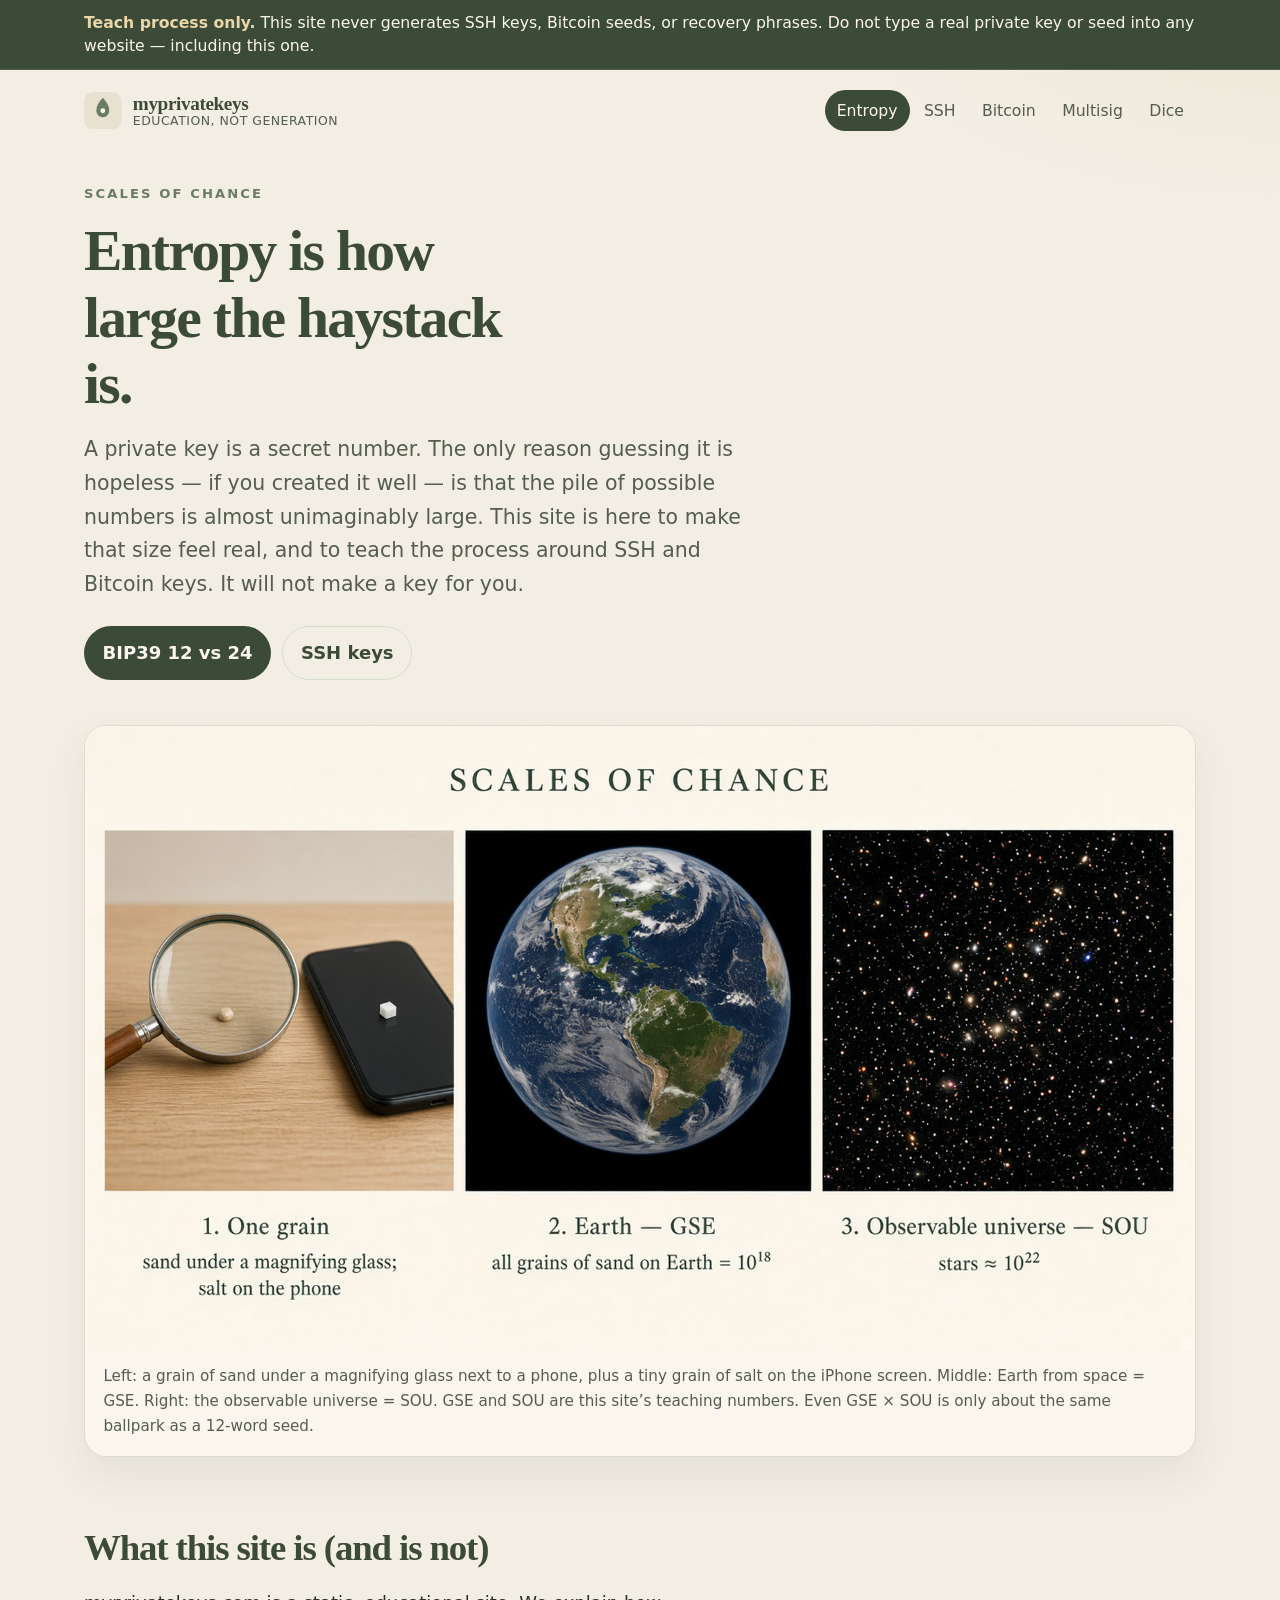
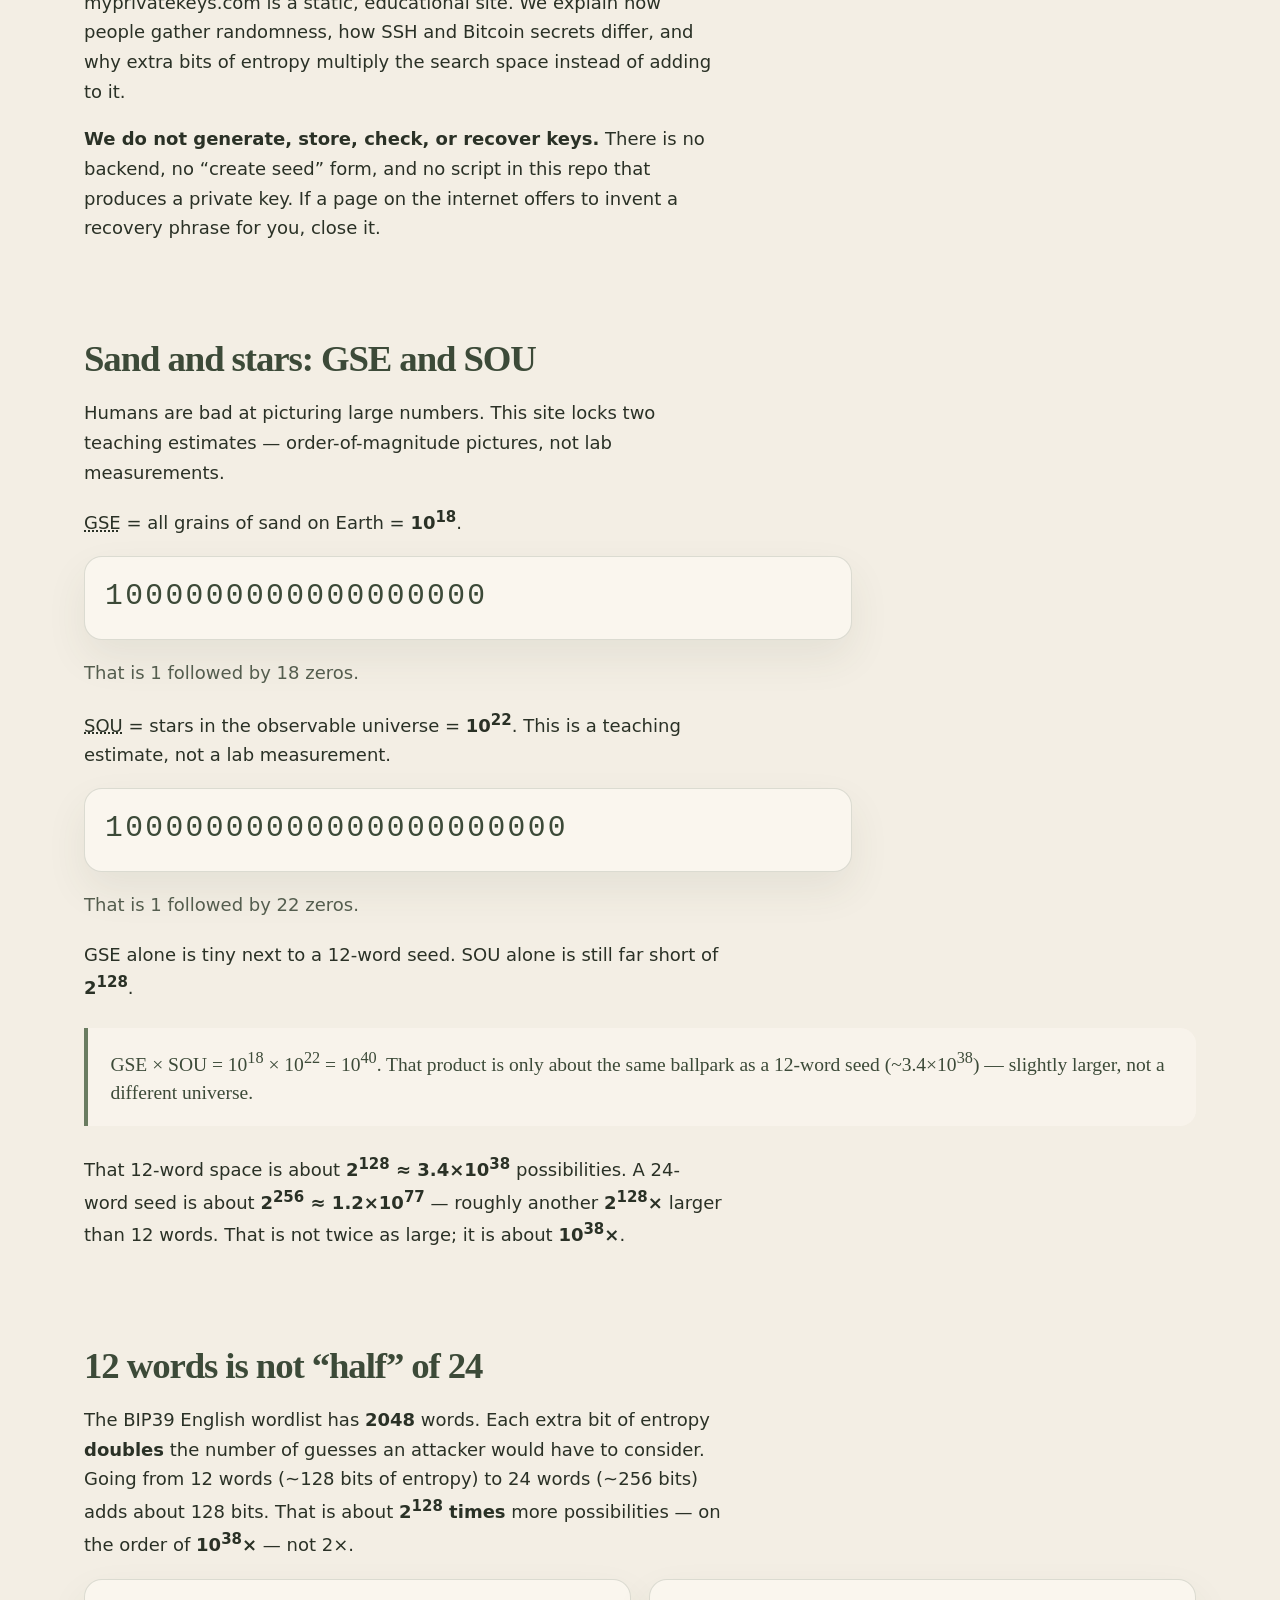
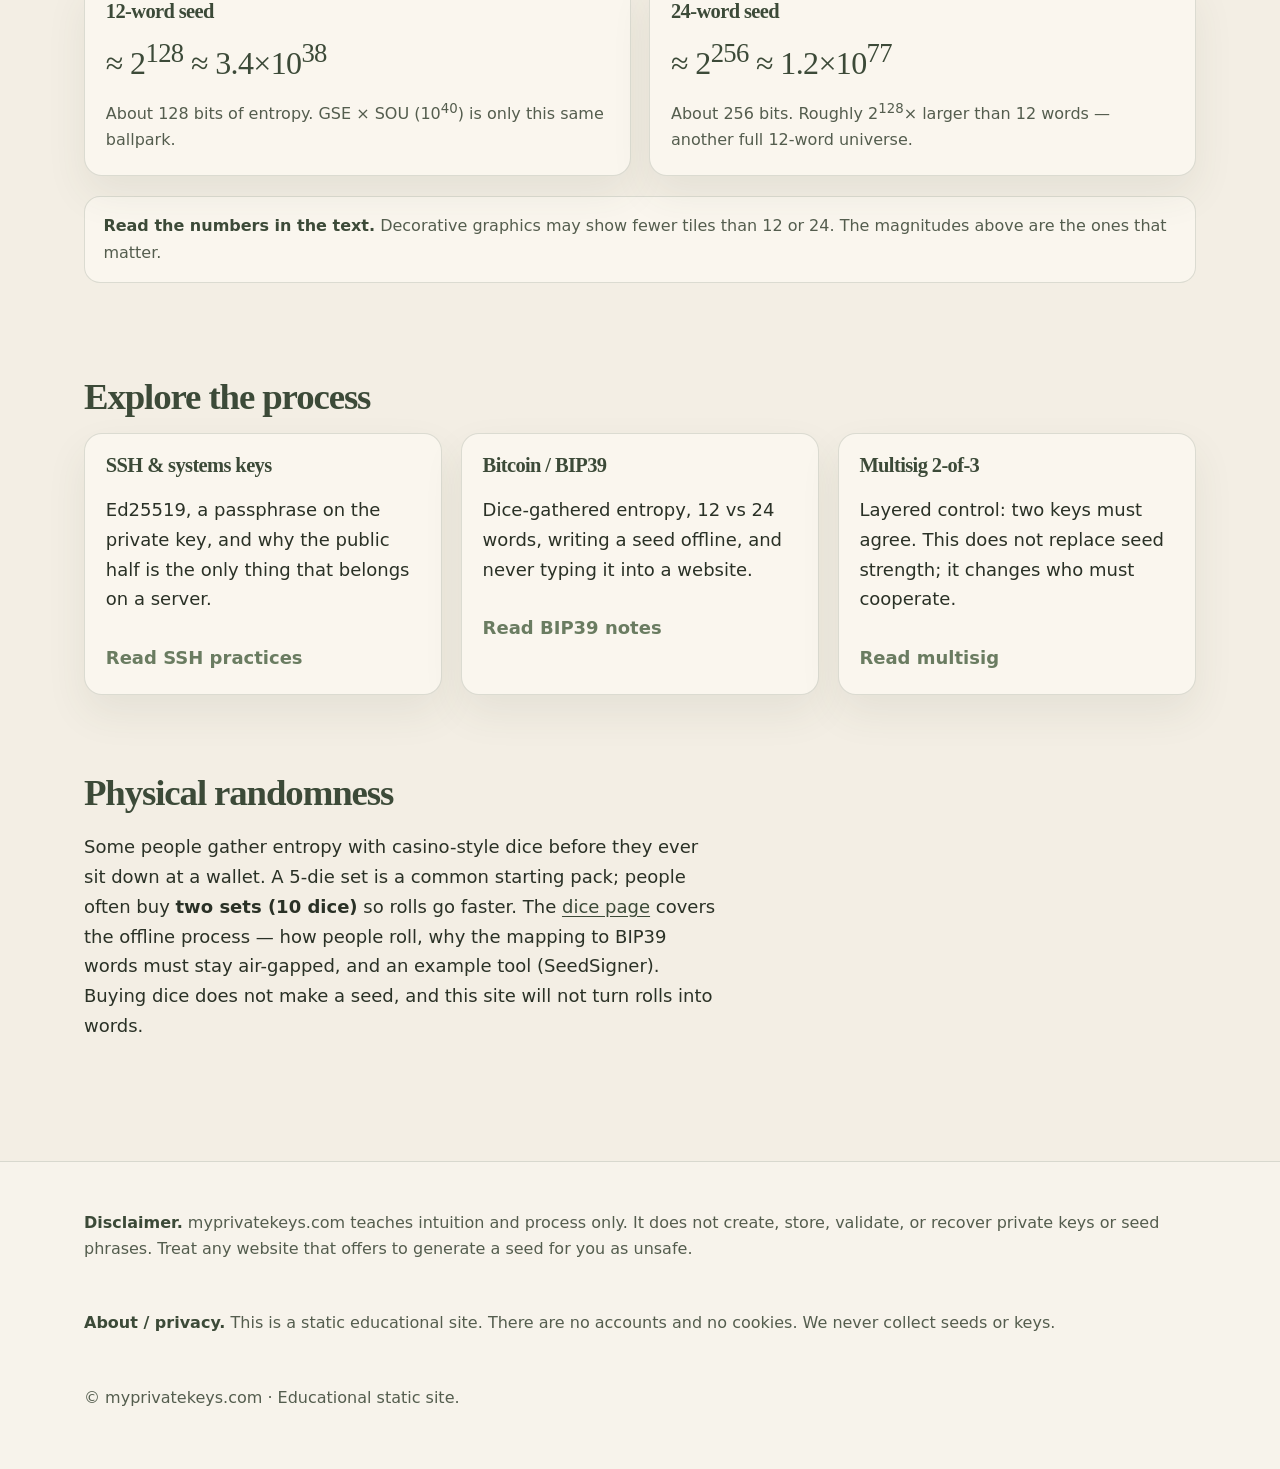
<file: index.html>
<!DOCTYPE html>
<html lang="en">
<head>
  <meta charset="utf-8">
  <meta name="viewport" content="width=device-width, initial-scale=1">
  <title>Create private keys safely — SSH and BIP39 | myprivatekeys.com</title>
  <meta name="description" content="A calm explainer of entropy: GSE (grains of sand on Earth) = 10^18, SOU (stars in the observable universe) = 10^22, and why 24 words is not twice as strong.">
  <link rel="canonical" href="https://myprivatekeys.com/">
  <meta name="robots" content="index,follow">
  <meta property="og:title" content="Create private keys safely — SSH and BIP39 | myprivatekeys.com">
  <meta property="og:description" content="GSE = 10^18, SOU = 10^22. Plain-language scales of chance for SSH keys and BIP39 seed phrases. Teach process only — never generate real keys here.">
  <meta property="og:type" content="website">
  <meta property="og:url" content="https://myprivatekeys.com/">
  <meta property="og:image" content="https://myprivatekeys.com/assets/entropy-sand-scale.png">
  <meta property="og:site_name" content="myprivatekeys.com">
  <meta name="twitter:card" content="summary_large_image">
  <meta name="theme-color" content="#f3eee4">
  <link rel="icon" href="favicon.svg" type="image/svg+xml">
  <link rel="stylesheet" href="css/styles.css">
  <script type="application/ld+json">
  {
    "@context": "https://schema.org",
    "@type": "WebSite",
    "name": "myprivatekeys.com",
    "url": "https://myprivatekeys.com/",
    "description": "Educational site about entropy, SSH keys, and BIP39 seed phrases. Process only — never generates keys."
  }
  </script>
</head>
<body>
  <a class="skip-link" href="#main">Skip to content</a>
  <div class="site-disclaimer" role="note">
    <p><strong>Teach process only.</strong> This site never generates SSH keys, Bitcoin seeds, or recovery phrases. Do not type a real private key or seed into any website — including this one.</p>
  </div>
  <header class="site-header">
    <a class="brand" href="index.html">
      <svg class="brand-mark" viewBox="0 0 64 64" aria-hidden="true">
        <rect width="64" height="64" rx="16" fill="#e8e0d0"/>
        <path d="M32 10c7 8 11 14 11 22a11 11 0 1 1-22 0c0-8 4-14 11-22z" fill="#6a7c61"/>
        <circle cx="32" cy="32" r="4.2" fill="#faf6ee"/>
      </svg>
      <span class="brand-text">
        <span class="brand-name">myprivatekeys</span>
        <span class="brand-tag">Education, not generation</span>
      </span>
    </a>
    <button class="nav-toggle" type="button" aria-expanded="false" aria-controls="site-nav">Menu</button>
    <nav class="site-nav" id="site-nav" aria-label="Primary">
      <a href="index.html" aria-current="page">Entropy</a>
      <a href="ssh.html">SSH</a>
      <a href="bitcoin.html">Bitcoin</a>
      <a href="multisig.html">Multisig</a>
      <a href="dice.html">Dice</a>
    </nav>
  </header>

  <main id="main">
    <div class="wrap">
      <section class="hero">
        <p class="kicker">Scales of chance</p>
        <h1>Entropy is how large the haystack is.</h1>
        <p class="lede">A private key is a secret number. The only reason guessing it is hopeless — if you created it well — is that the pile of possible numbers is almost unimaginably large. This site is here to make that size feel real, and to teach the process around SSH and Bitcoin keys. It will not make a key for you.</p>
        <div class="actions">
          <a class="btn btn-primary" href="bitcoin.html">BIP39 12 vs 24</a>
          <a class="btn btn-ghost" href="ssh.html">SSH keys</a>
        </div>
      </section>

      <figure class="figure">
        <img src="assets/entropy-sand-scale.png" width="1600" height="900" alt="Three-panel scale of chance. Left: a grain of sand under a magnifying glass next to a phone, with a tiny grain of salt sitting on the iPhone screen. Middle: Earth from space equals GSE. Right: the observable universe equals SOU.">
        <figcaption>Left: a grain of sand under a magnifying glass next to a phone, plus a tiny grain of salt on the iPhone screen. Middle: Earth from space = GSE. Right: the observable universe = SOU. GSE and SOU are this site’s teaching numbers. Even GSE × SOU is only about the same ballpark as a 12-word seed.</figcaption>
      </figure>

      <section class="section">
        <h2>What this site is (and is not)</h2>
        <div class="prose">
          <p>myprivatekeys.com is a static, educational site. We explain how people gather randomness, how SSH and Bitcoin secrets differ, and why extra bits of entropy multiply the search space instead of adding to it.</p>
          <p><strong>We do not generate, store, check, or recover keys.</strong> There is no backend, no “create seed” form, and no script in this repo that produces a private key. If a page on the internet offers to invent a recovery phrase for you, close it.</p>
        </div>
      </section>

      <section class="section">
        <h2>Sand and stars: GSE and SOU</h2>
        <div class="prose">
          <p>Humans are bad at picturing large numbers. This site locks two teaching estimates — order-of-magnitude pictures, not lab measurements.</p>
          <p><abbr title="grains of sand on Earth">GSE</abbr> = all grains of sand on Earth = <strong>10<sup>18</sup></strong>.</p>
        </div>
        <p class="zeros-decimal" aria-label="One followed by eighteen zeros">1000000000000000000</p>
        <p class="muted">That is 1 followed by 18 zeros.</p>
        <div class="prose mt">
          <p><abbr title="stars in the observable universe">SOU</abbr> = stars in the observable universe = <strong>10<sup>22</sup></strong>. This is a teaching estimate, not a lab measurement.</p>
        </div>
        <p class="zeros-decimal" aria-label="One followed by twenty-two zeros">10000000000000000000000</p>
        <p class="muted">That is 1 followed by 22 zeros.</p>
        <div class="prose mt">
          <p>GSE alone is tiny next to a 12-word seed. SOU alone is still far short of <strong>2<sup>128</sup></strong>.</p>
        </div>
        <blockquote class="pull">GSE × SOU = 10<sup>18</sup> × 10<sup>22</sup> = 10<sup>40</sup>. That product is only about the same ballpark as a 12-word seed (~3.4×10<sup>38</sup>) — slightly larger, not a different universe.</blockquote>
        <div class="prose">
          <p>That 12-word space is about <strong>2<sup>128</sup> ≈ 3.4×10<sup>38</sup></strong> possibilities. A 24-word seed is about <strong>2<sup>256</sup> ≈ 1.2×10<sup>77</sup></strong> — roughly another <strong>2<sup>128</sup>×</strong> larger than 12 words. That is not twice as large; it is about <strong>10<sup>38</sup>×</strong>.</p>
        </div>
      </section>

      <section class="section">
        <h2>12 words is not “half” of 24</h2>
        <div class="prose">
          <p>The BIP39 English wordlist has <strong>2048</strong> words. Each extra bit of entropy <strong>doubles</strong> the number of guesses an attacker would have to consider. Going from 12 words (~128 bits of entropy) to 24 words (~256 bits) adds about 128 bits. That is about <strong>2<sup>128</sup> times</strong> more possibilities — on the order of <strong>10<sup>38</sup>×</strong> — not 2×.</p>
        </div>
        <div class="grid grid-2 mt">
          <article class="stat">
            <h3>12-word seed</h3>
            <p class="num">≈ 2<sup>128</sup> ≈ 3.4×10<sup>38</sup></p>
            <p class="sub">About 128 bits of entropy. GSE × SOU (10<sup>40</sup>) is only this same ballpark.</p>
          </article>
          <article class="stat">
            <h3>24-word seed</h3>
            <p class="num">≈ 2<sup>256</sup> ≈ 1.2×10<sup>77</sup></p>
            <p class="sub">About 256 bits. Roughly 2<sup>128</sup>× larger than 12 words — another full 12-word universe.</p>
          </article>
        </div>
        <p class="note mt"><strong>Read the numbers in the text.</strong> Decorative graphics may show fewer tiles than 12 or 24. The magnitudes above are the ones that matter.</p>
      </section>

      <section class="section">
        <h2>Explore the process</h2>
        <div class="grid grid-3">
          <article class="card">
            <h3>SSH &amp; systems keys</h3>
            <p>Ed25519, a passphrase on the private key, and why the public half is the only thing that belongs on a server.</p>
            <a class="card-link" href="ssh.html">Read SSH practices</a>
          </article>
          <article class="card">
            <h3>Bitcoin / BIP39</h3>
            <p>Dice-gathered entropy, 12 vs 24 words, writing a seed offline, and never typing it into a website.</p>
            <a class="card-link" href="bitcoin.html">Read BIP39 notes</a>
          </article>
          <article class="card">
            <h3>Multisig 2-of-3</h3>
            <p>Layered control: two keys must agree. This does not replace seed strength; it changes who must cooperate.</p>
            <a class="card-link" href="multisig.html">Read multisig</a>
          </article>
        </div>
      </section>

      <section class="section">
        <h2>Physical randomness</h2>
        <div class="prose">
          <p>Some people gather entropy with casino-style dice before they ever sit down at a wallet. A 5-die set is a common starting pack; people often buy <strong>two sets (10 dice)</strong> so rolls go faster. The <a href="dice.html">dice page</a> covers the offline process — how people roll, why the mapping to BIP39 words must stay air-gapped, and an example tool (SeedSigner). Buying dice does not make a seed, and this site will not turn rolls into words.</p>
        </div>
      </section>
    </div>
  </main>

  <footer class="site-footer">
    <div class="wrap">
      <p><strong>Disclaimer.</strong> myprivatekeys.com teaches intuition and process only. It does not create, store, validate, or recover private keys or seed phrases. Treat any website that offers to generate a seed for you as unsafe.</p>
      <p><strong>About / privacy.</strong> This is a static educational site. There are no accounts and no cookies. We never collect seeds or keys.</p>
      <p>© myprivatekeys.com · Educational static site.</p>
    </div>
  </footer>
  <script src="js/nav.js"></script>
</body>
</html>
</file>
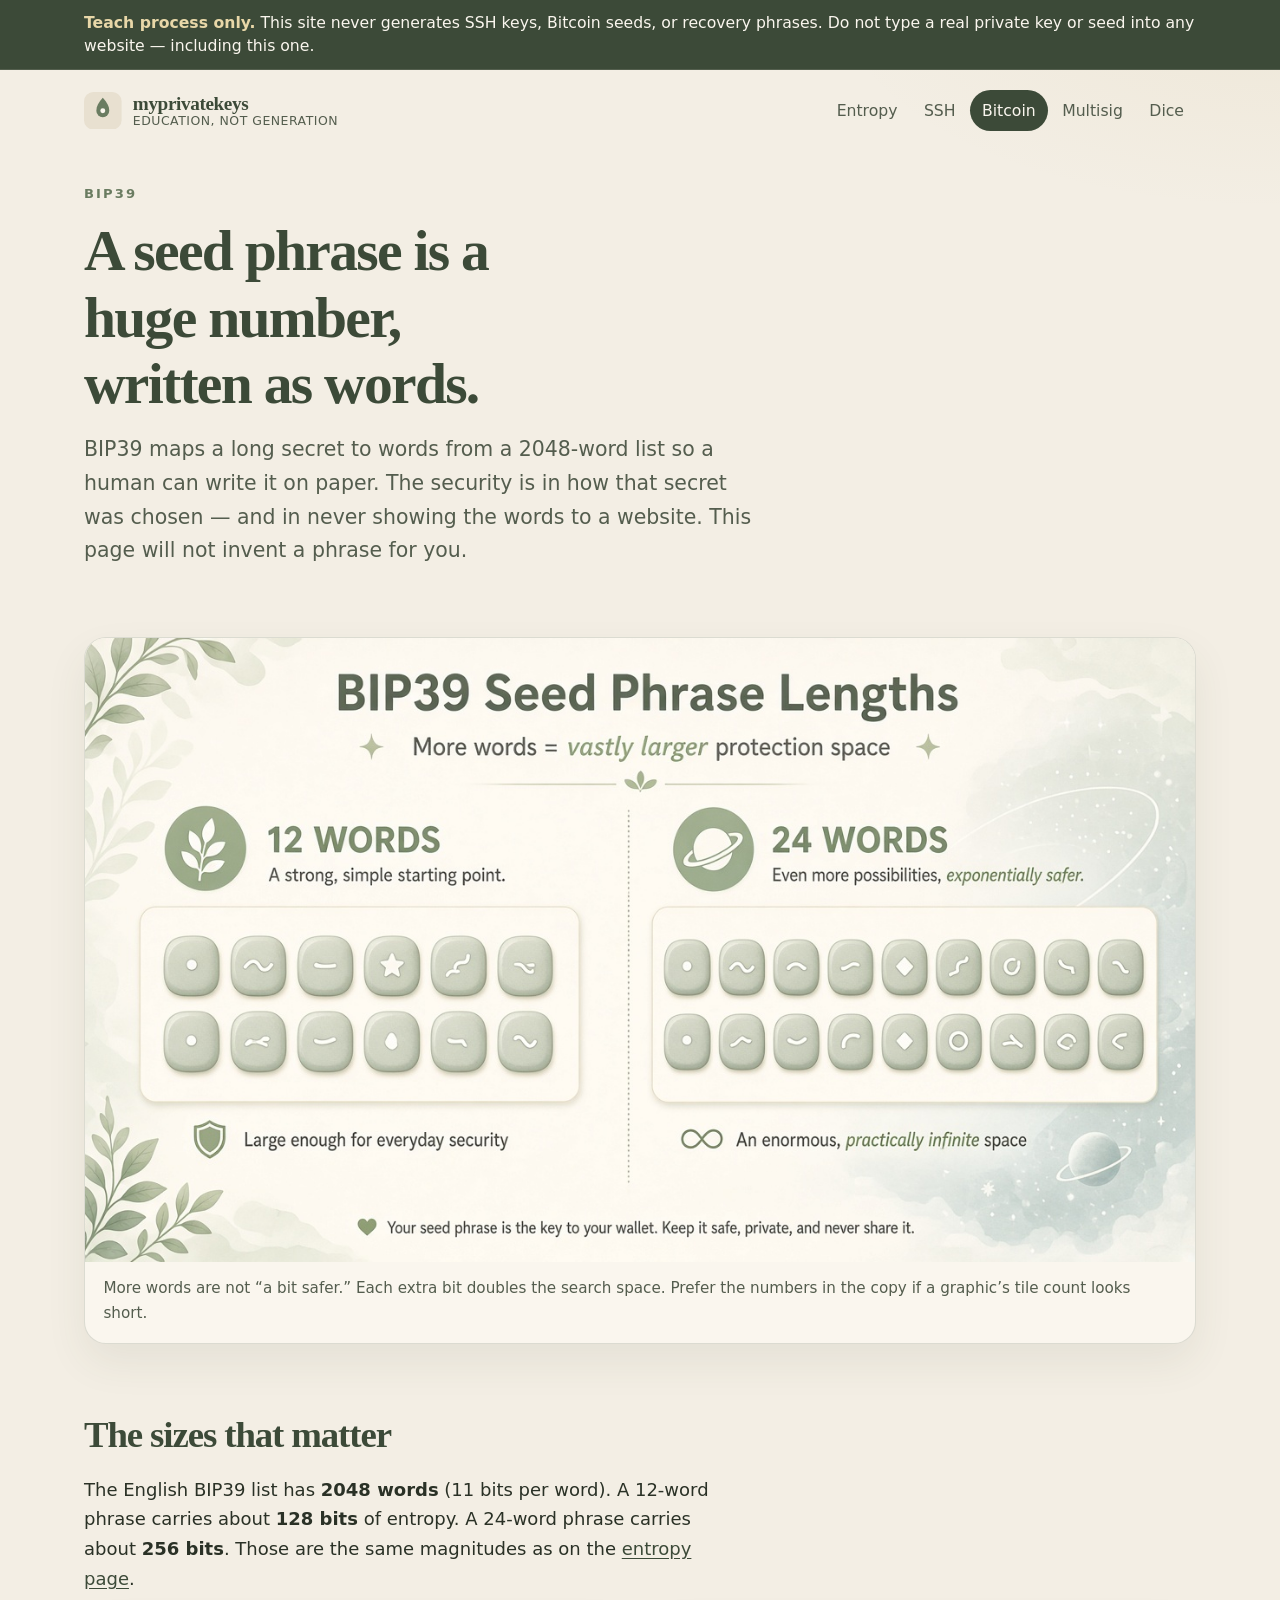
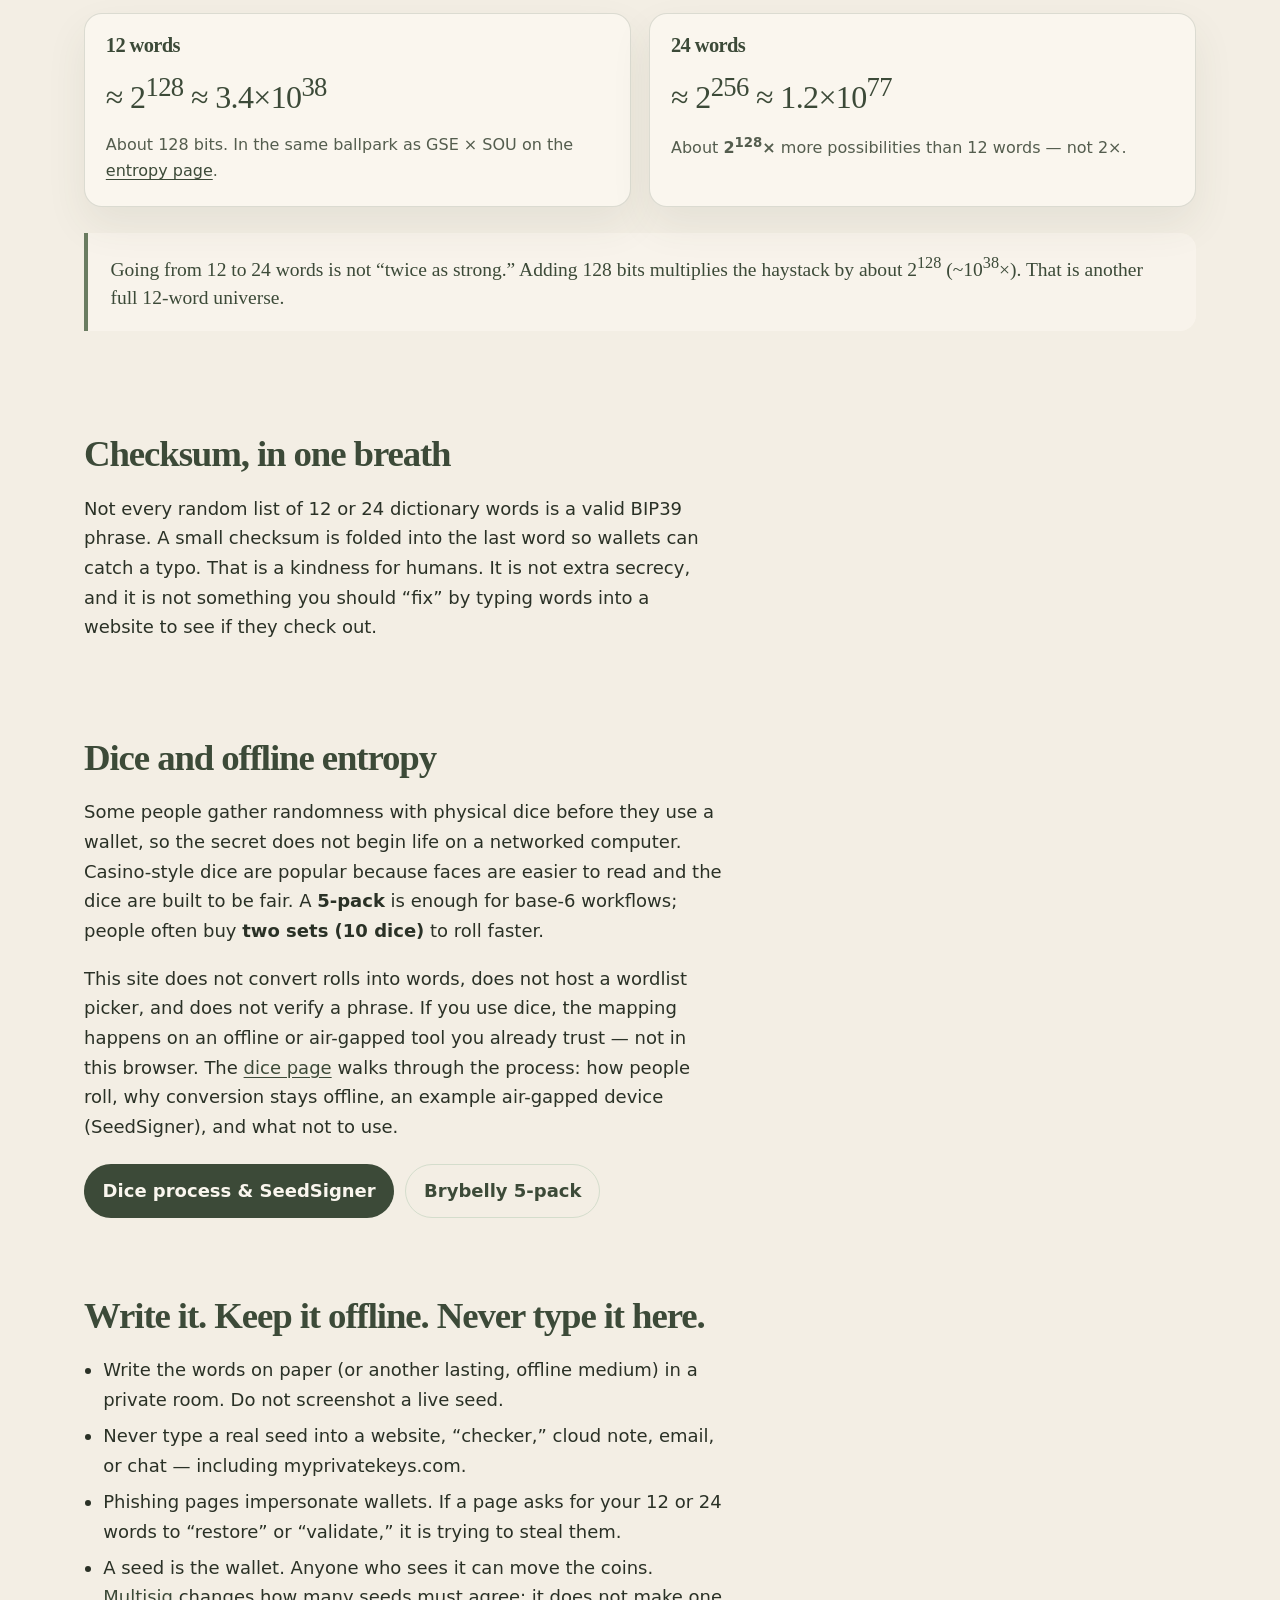
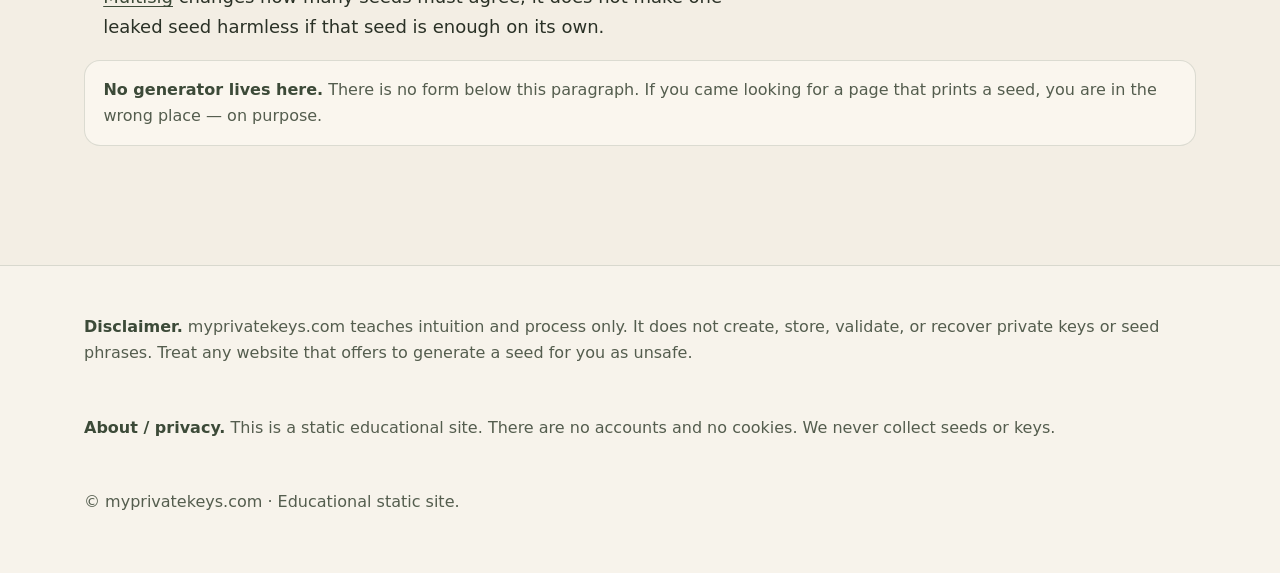
<file: bitcoin.html>
<!DOCTYPE html>
<html lang="en">
<head>
  <meta charset="utf-8">
  <meta name="viewport" content="width=device-width, initial-scale=1">
  <title>Bitcoin BIP39 seed phrases | myprivatekeys.com</title>
  <meta name="description" content="Educational BIP39 notes: 2048-word list, 12 vs 24 word entropy, dice, checksums, and writing a seed offline. This site never generates a seed.">
  <link rel="canonical" href="https://myprivatekeys.com/bitcoin.html">
  <meta name="robots" content="index,follow">
  <meta property="og:title" content="Bitcoin BIP39 seed phrases | myprivatekeys.com">
  <meta property="og:description" content="12-word ≈ 2^128; 24-word ≈ 2^256. 24 is about 2^128 times larger, not twice as large. Process only.">
  <meta property="og:type" content="article">
  <meta property="og:url" content="https://myprivatekeys.com/bitcoin.html">
  <meta property="og:image" content="https://myprivatekeys.com/assets/bip39-12-vs-24.png">
  <meta property="og:site_name" content="myprivatekeys.com">
  <meta name="twitter:card" content="summary_large_image">
  <meta name="theme-color" content="#f3eee4">
  <link rel="icon" href="favicon.svg" type="image/svg+xml">
  <link rel="stylesheet" href="css/styles.css">
  <script type="application/ld+json">
  {
    "@context": "https://schema.org",
    "@type": "WebPage",
    "name": "Bitcoin BIP39 seed phrases",
    "url": "https://myprivatekeys.com/bitcoin.html",
    "isPartOf": {
      "@type": "WebSite",
      "name": "myprivatekeys.com",
      "url": "https://myprivatekeys.com/"
    }
  }
  </script>
</head>
<body>
  <a class="skip-link" href="#main">Skip to content</a>
  <div class="site-disclaimer" role="note">
    <p><strong>Teach process only.</strong> This site never generates SSH keys, Bitcoin seeds, or recovery phrases. Do not type a real private key or seed into any website — including this one.</p>
  </div>
  <header class="site-header">
    <a class="brand" href="index.html">
      <svg class="brand-mark" viewBox="0 0 64 64" aria-hidden="true">
        <rect width="64" height="64" rx="16" fill="#e8e0d0"/>
        <path d="M32 10c7 8 11 14 11 22a11 11 0 1 1-22 0c0-8 4-14 11-22z" fill="#6a7c61"/>
        <circle cx="32" cy="32" r="4.2" fill="#faf6ee"/>
      </svg>
      <span class="brand-text">
        <span class="brand-name">myprivatekeys</span>
        <span class="brand-tag">Education, not generation</span>
      </span>
    </a>
    <button class="nav-toggle" type="button" aria-expanded="false" aria-controls="site-nav">Menu</button>
    <nav class="site-nav" id="site-nav" aria-label="Primary">
      <a href="index.html">Entropy</a>
      <a href="ssh.html">SSH</a>
      <a href="bitcoin.html" aria-current="page">Bitcoin</a>
      <a href="multisig.html">Multisig</a>
      <a href="dice.html">Dice</a>
    </nav>
  </header>

  <main id="main">
    <div class="wrap">
      <section class="hero">
        <p class="kicker">BIP39</p>
        <h1>A seed phrase is a huge number, written as words.</h1>
        <p class="lede">BIP39 maps a long secret to words from a 2048-word list so a human can write it on paper. The security is in how that secret was chosen — and in never showing the words to a website. This page will not invent a phrase for you.</p>
      </section>

      <figure class="figure">
        <img src="assets/bip39-12-vs-24.png" width="1600" height="900" alt="Illustration comparing 12-word and 24-word BIP39 seed phrase lengths and the much larger protection space of 24 words.">
        <figcaption>More words are not “a bit safer.” Each extra bit doubles the search space. Prefer the numbers in the copy if a graphic’s tile count looks short.</figcaption>
      </figure>

      <section class="section">
        <h2>The sizes that matter</h2>
        <div class="prose">
          <p>The English BIP39 list has <strong>2048 words</strong> (11 bits per word). A 12-word phrase carries about <strong>128 bits</strong> of entropy. A 24-word phrase carries about <strong>256 bits</strong>. Those are the same magnitudes as on the <a href="index.html">entropy page</a>.</p>
        </div>
        <div class="grid grid-2 mt">
          <article class="stat">
            <h3>12 words</h3>
            <p class="num">≈ 2<sup>128</sup> ≈ 3.4×10<sup>38</sup></p>
            <p class="sub">About 128 bits. In the same ballpark as GSE × SOU on the <a href="index.html">entropy page</a>.</p>
          </article>
          <article class="stat">
            <h3>24 words</h3>
            <p class="num">≈ 2<sup>256</sup> ≈ 1.2×10<sup>77</sup></p>
            <p class="sub">About <strong>2<sup>128</sup>×</strong> more possibilities than 12 words — not 2×.</p>
          </article>
        </div>
        <blockquote class="pull">Going from 12 to 24 words is not “twice as strong.” Adding 128 bits multiplies the haystack by about 2<sup>128</sup> (~10<sup>38</sup>×). That is another full 12-word universe.</blockquote>
      </section>

      <section class="section">
        <h2>Checksum, in one breath</h2>
        <div class="prose">
          <p>Not every random list of 12 or 24 dictionary words is a valid BIP39 phrase. A small checksum is folded into the last word so wallets can catch a typo. That is a kindness for humans. It is not extra secrecy, and it is not something you should “fix” by typing words into a website to see if they check out.</p>
        </div>
      </section>

      <section class="section">
        <h2>Dice and offline entropy</h2>
        <div class="prose">
          <p>Some people gather randomness with physical dice before they use a wallet, so the secret does not begin life on a networked computer. Casino-style dice are popular because faces are easier to read and the dice are built to be fair. A <strong>5-pack</strong> is enough for base-6 workflows; people often buy <strong>two sets (10 dice)</strong> to roll faster.</p>
          <p>This site does not convert rolls into words, does not host a wordlist picker, and does not verify a phrase. If you use dice, the mapping happens on an offline or air-gapped tool you already trust — not in this browser. The <a href="dice.html">dice page</a> walks through the process: how people roll, why conversion stays offline, an example air-gapped device (SeedSigner), and what not to use.</p>
        </div>
        <div class="actions">
          <a class="btn btn-primary" href="dice.html">Dice process &amp; SeedSigner</a>
          <a class="btn btn-ghost" href="https://www.amazon.com/dp/B00CKXGBE4" rel="nofollow noopener noreferrer" target="_blank">Brybelly 5-pack</a>
        </div>
      </section>

      <section class="section">
        <h2>Write it. Keep it offline. Never type it here.</h2>
        <div class="prose">
          <ul>
            <li>Write the words on paper (or another lasting, offline medium) in a private room. Do not screenshot a live seed.</li>
            <li>Never type a real seed into a website, “checker,” cloud note, email, or chat — including myprivatekeys.com.</li>
            <li>Phishing pages impersonate wallets. If a page asks for your 12 or 24 words to “restore” or “validate,” it is trying to steal them.</li>
            <li>A seed is the wallet. Anyone who sees it can move the coins. <a href="multisig.html">Multisig</a> changes how many seeds must agree; it does not make one leaked seed harmless if that seed is enough on its own.</li>
          </ul>
        </div>
        <p class="note"><strong>No generator lives here.</strong> There is no form below this paragraph. If you came looking for a page that prints a seed, you are in the wrong place — on purpose.</p>
      </section>
    </div>
  </main>

  <footer class="site-footer">
    <div class="wrap">
      <p><strong>Disclaimer.</strong> myprivatekeys.com teaches intuition and process only. It does not create, store, validate, or recover private keys or seed phrases. Treat any website that offers to generate a seed for you as unsafe.</p>
      <p><strong>About / privacy.</strong> This is a static educational site. There are no accounts and no cookies. We never collect seeds or keys.</p>
      <p>© myprivatekeys.com · Educational static site.</p>
    </div>
  </footer>
  <script src="js/nav.js"></script>
</body>
</html>
</file>
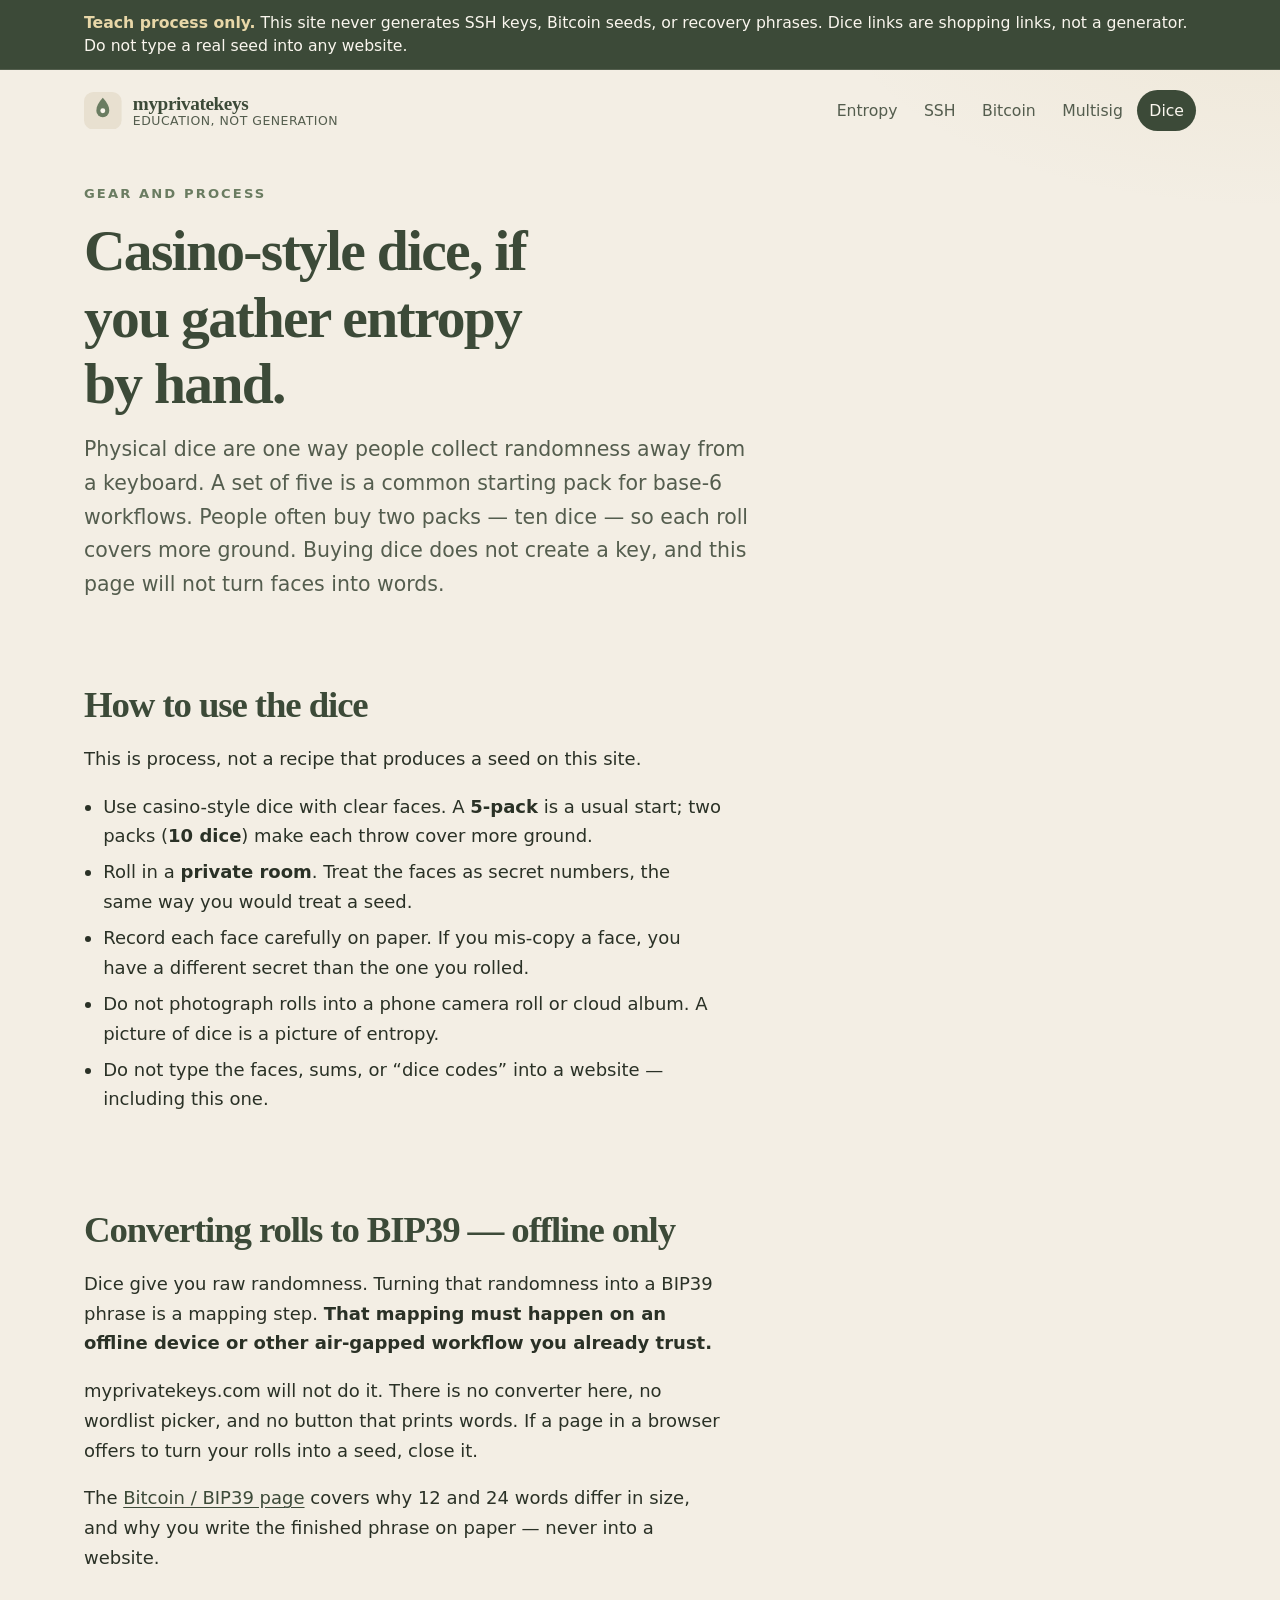
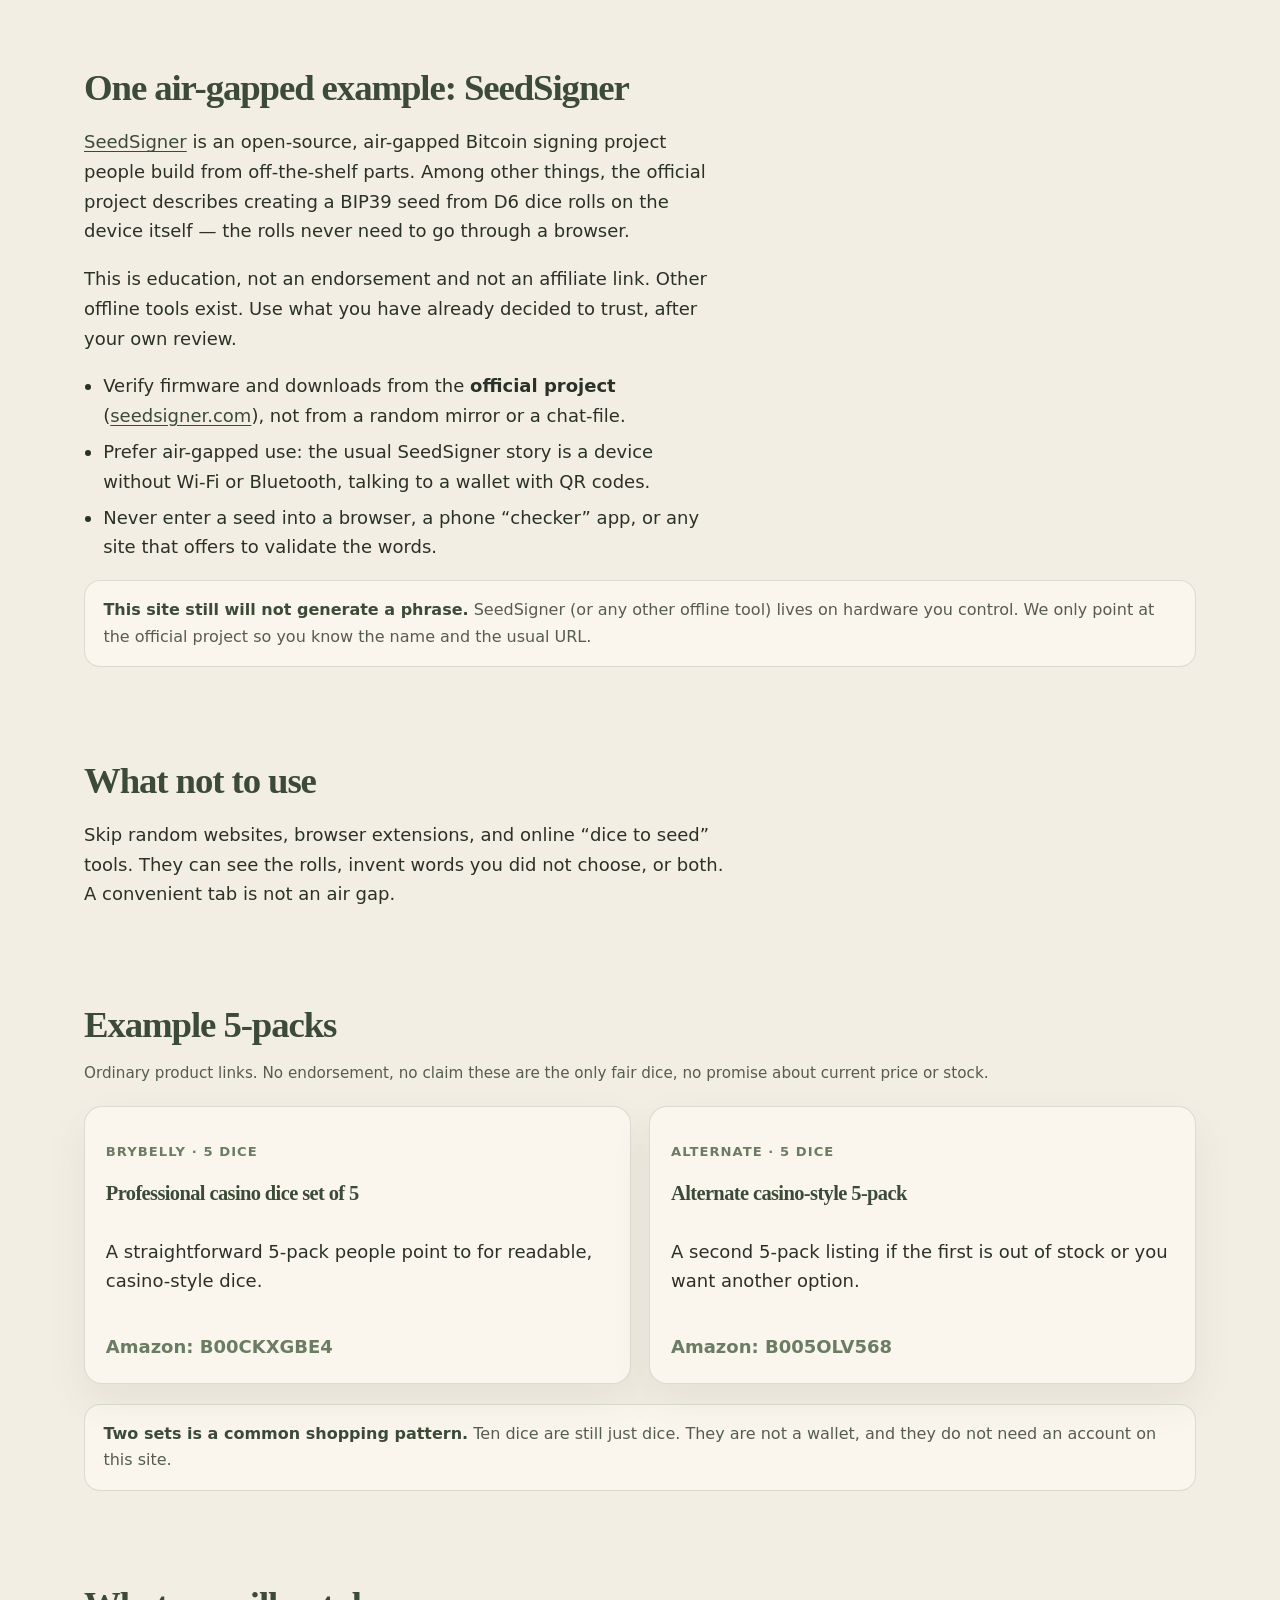
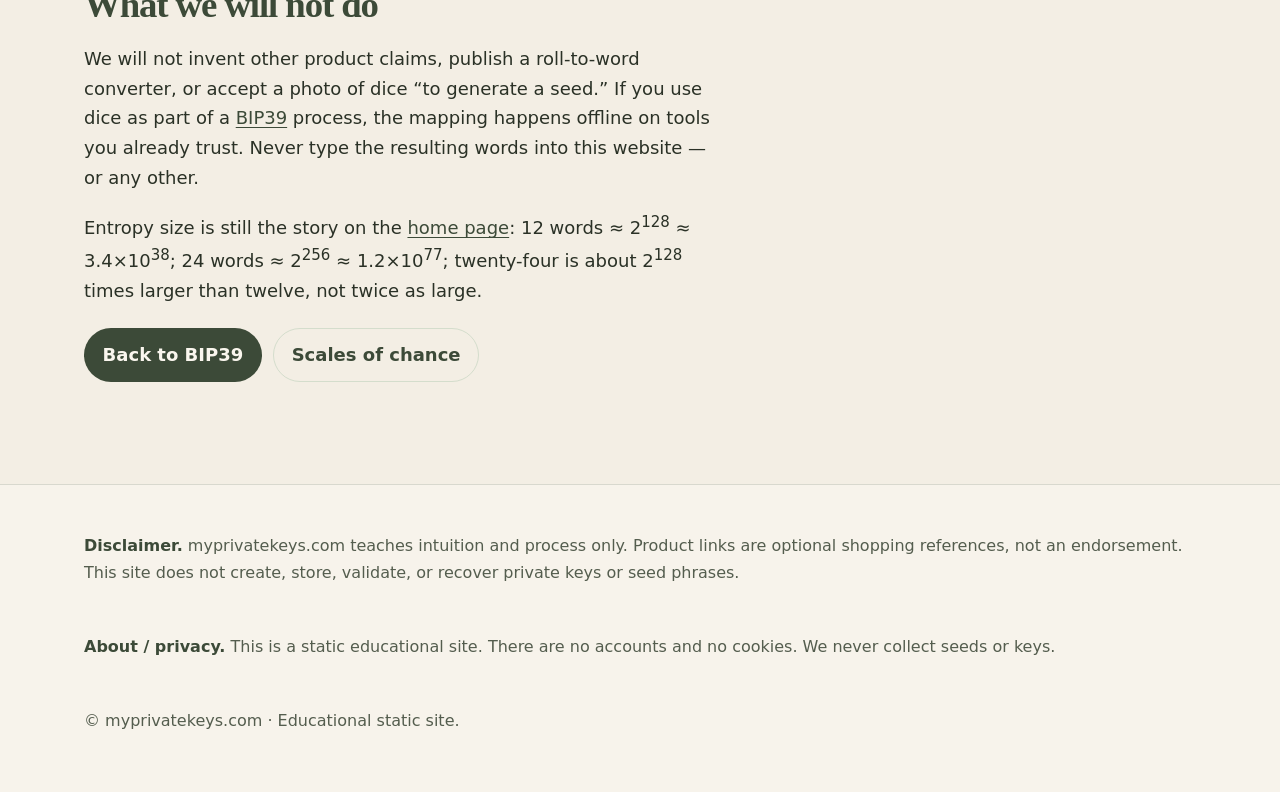
<file: dice.html>
<!DOCTYPE html>
<html lang="en">
<head>
  <meta charset="utf-8">
  <meta name="viewport" content="width=device-width, initial-scale=1">
  <title>Dice to BIP39, offline | myprivatekeys.com</title>
  <meta name="description" content="How people use casino-style dice for offline entropy, and why BIP39 conversion stays air-gapped. SeedSigner is one example tool. This site does not turn rolls into keys.">
  <link rel="canonical" href="https://myprivatekeys.com/dice.html">
  <meta name="robots" content="index,follow">
  <meta property="og:title" content="Dice to BIP39, offline | myprivatekeys.com">
  <meta property="og:description" content="Process only: how to roll dice privately, keep conversion air-gapped, and why websites must not map rolls to a seed.">
  <meta property="og:type" content="article">
  <meta property="og:url" content="https://myprivatekeys.com/dice.html">
  <meta property="og:image" content="https://myprivatekeys.com/assets/entropy-sand-scale.png">
  <meta property="og:site_name" content="myprivatekeys.com">
  <meta name="twitter:card" content="summary_large_image">
  <meta name="theme-color" content="#f3eee4">
  <link rel="icon" href="favicon.svg" type="image/svg+xml">
  <link rel="stylesheet" href="css/styles.css">
  <script type="application/ld+json">
  {
    "@context": "https://schema.org",
    "@type": "WebPage",
    "name": "Dice to BIP39, offline",
    "url": "https://myprivatekeys.com/dice.html",
    "isPartOf": {
      "@type": "WebSite",
      "name": "myprivatekeys.com",
      "url": "https://myprivatekeys.com/"
    }
  }
  </script>
</head>
<body>
  <a class="skip-link" href="#main">Skip to content</a>
  <div class="site-disclaimer" role="note">
    <p><strong>Teach process only.</strong> This site never generates SSH keys, Bitcoin seeds, or recovery phrases. Dice links are shopping links, not a generator. Do not type a real seed into any website.</p>
  </div>
  <header class="site-header">
    <a class="brand" href="index.html">
      <svg class="brand-mark" viewBox="0 0 64 64" aria-hidden="true">
        <rect width="64" height="64" rx="16" fill="#e8e0d0"/>
        <path d="M32 10c7 8 11 14 11 22a11 11 0 1 1-22 0c0-8 4-14 11-22z" fill="#6a7c61"/>
        <circle cx="32" cy="32" r="4.2" fill="#faf6ee"/>
      </svg>
      <span class="brand-text">
        <span class="brand-name">myprivatekeys</span>
        <span class="brand-tag">Education, not generation</span>
      </span>
    </a>
    <button class="nav-toggle" type="button" aria-expanded="false" aria-controls="site-nav">Menu</button>
    <nav class="site-nav" id="site-nav" aria-label="Primary">
      <a href="index.html">Entropy</a>
      <a href="ssh.html">SSH</a>
      <a href="bitcoin.html">Bitcoin</a>
      <a href="multisig.html">Multisig</a>
      <a href="dice.html" aria-current="page">Dice</a>
    </nav>
  </header>

  <main id="main">
    <div class="wrap">
      <section class="hero">
        <p class="kicker">Gear and process</p>
        <h1>Casino-style dice, if you gather entropy by hand.</h1>
        <p class="lede">Physical dice are one way people collect randomness away from a keyboard. A set of five is a common starting pack for base-6 workflows. People often buy two packs — ten dice — so each roll covers more ground. Buying dice does not create a key, and this page will not turn faces into words.</p>
      </section>

      <section class="section">
        <h2>How to use the dice</h2>
        <div class="prose">
          <p>This is process, not a recipe that produces a seed on this site.</p>
          <ul>
            <li>Use casino-style dice with clear faces. A <strong>5-pack</strong> is a usual start; two packs (<strong>10 dice</strong>) make each throw cover more ground.</li>
            <li>Roll in a <strong>private room</strong>. Treat the faces as secret numbers, the same way you would treat a seed.</li>
            <li>Record each face carefully on paper. If you mis-copy a face, you have a different secret than the one you rolled.</li>
            <li>Do not photograph rolls into a phone camera roll or cloud album. A picture of dice is a picture of entropy.</li>
            <li>Do not type the faces, sums, or “dice codes” into a website — including this one.</li>
          </ul>
        </div>
      </section>

      <section class="section">
        <h2>Converting rolls to BIP39 — offline only</h2>
        <div class="prose">
          <p>Dice give you raw randomness. Turning that randomness into a BIP39 phrase is a mapping step. <strong>That mapping must happen on an offline device or other air-gapped workflow you already trust.</strong></p>
          <p>myprivatekeys.com will not do it. There is no converter here, no wordlist picker, and no button that prints words. If a page in a browser offers to turn your rolls into a seed, close it.</p>
          <p>The <a href="bitcoin.html">Bitcoin / BIP39 page</a> covers why 12 and 24 words differ in size, and why you write the finished phrase on paper — never into a website.</p>
        </div>
      </section>

      <section class="section">
        <h2>One air-gapped example: SeedSigner</h2>
        <div class="prose">
          <p><a href="https://seedsigner.com/" rel="noopener noreferrer" target="_blank">SeedSigner</a> is an open-source, air-gapped Bitcoin signing project people build from off-the-shelf parts. Among other things, the official project describes creating a BIP39 seed from D6 dice rolls on the device itself — the rolls never need to go through a browser.</p>
          <p>This is education, not an endorsement and not an affiliate link. Other offline tools exist. Use what you have already decided to trust, after your own review.</p>
          <ul>
            <li>Verify firmware and downloads from the <strong>official project</strong> (<a href="https://seedsigner.com/" rel="noopener noreferrer" target="_blank">seedsigner.com</a>), not from a random mirror or a chat-file.</li>
            <li>Prefer air-gapped use: the usual SeedSigner story is a device without Wi‑Fi or Bluetooth, talking to a wallet with QR codes.</li>
            <li>Never enter a seed into a browser, a phone “checker” app, or any site that offers to validate the words.</li>
          </ul>
        </div>
        <p class="note"><strong>This site still will not generate a phrase.</strong> SeedSigner (or any other offline tool) lives on hardware you control. We only point at the official project so you know the name and the usual URL.</p>
      </section>

      <section class="section">
        <h2>What not to use</h2>
        <div class="prose">
          <p>Skip random websites, browser extensions, and online “dice to seed” tools. They can see the rolls, invent words you did not choose, or both. A convenient tab is not an air gap.</p>
        </div>
      </section>

      <section class="section">
        <h2>Example 5-packs</h2>
        <p class="muted tiny">Ordinary product links. No endorsement, no claim these are the only fair dice, no promise about current price or stock.</p>
        <div class="grid grid-2 mt">
          <article class="card product">
            <p class="vendor">Brybelly · 5 dice</p>
            <h3>Professional casino dice set of 5</h3>
            <p>A straightforward 5-pack people point to for readable, casino-style dice.</p>
            <a class="card-link" href="https://www.amazon.com/dp/B00CKXGBE4" rel="nofollow noopener noreferrer" target="_blank">Amazon: B00CKXGBE4</a>
          </article>
          <article class="card product">
            <p class="vendor">Alternate · 5 dice</p>
            <h3>Alternate casino-style 5-pack</h3>
            <p>A second 5-pack listing if the first is out of stock or you want another option.</p>
            <a class="card-link" href="https://www.amazon.com/dp/B005OLV568" rel="nofollow noopener noreferrer" target="_blank">Amazon: B005OLV568</a>
          </article>
        </div>
        <p class="note mt"><strong>Two sets is a common shopping pattern.</strong> Ten dice are still just dice. They are not a wallet, and they do not need an account on this site.</p>
      </section>

      <section class="section">
        <h2>What we will not do</h2>
        <div class="prose">
          <p>We will not invent other product claims, publish a roll-to-word converter, or accept a photo of dice “to generate a seed.” If you use dice as part of a <a href="bitcoin.html">BIP39</a> process, the mapping happens offline on tools you already trust. Never type the resulting words into this website — or any other.</p>
          <p>Entropy size is still the story on the <a href="index.html">home page</a>: 12 words ≈ 2<sup>128</sup> ≈ 3.4×10<sup>38</sup>; 24 words ≈ 2<sup>256</sup> ≈ 1.2×10<sup>77</sup>; twenty-four is about 2<sup>128</sup> times larger than twelve, not twice as large.</p>
        </div>
        <div class="actions">
          <a class="btn btn-primary" href="bitcoin.html">Back to BIP39</a>
          <a class="btn btn-ghost" href="index.html">Scales of chance</a>
        </div>
      </section>
    </div>
  </main>

  <footer class="site-footer">
    <div class="wrap">
      <p><strong>Disclaimer.</strong> myprivatekeys.com teaches intuition and process only. Product links are optional shopping references, not an endorsement. This site does not create, store, validate, or recover private keys or seed phrases.</p>
      <p><strong>About / privacy.</strong> This is a static educational site. There are no accounts and no cookies. We never collect seeds or keys.</p>
      <p>© myprivatekeys.com · Educational static site.</p>
    </div>
  </footer>
  <script src="js/nav.js"></script>
</body>
</html>
</file>
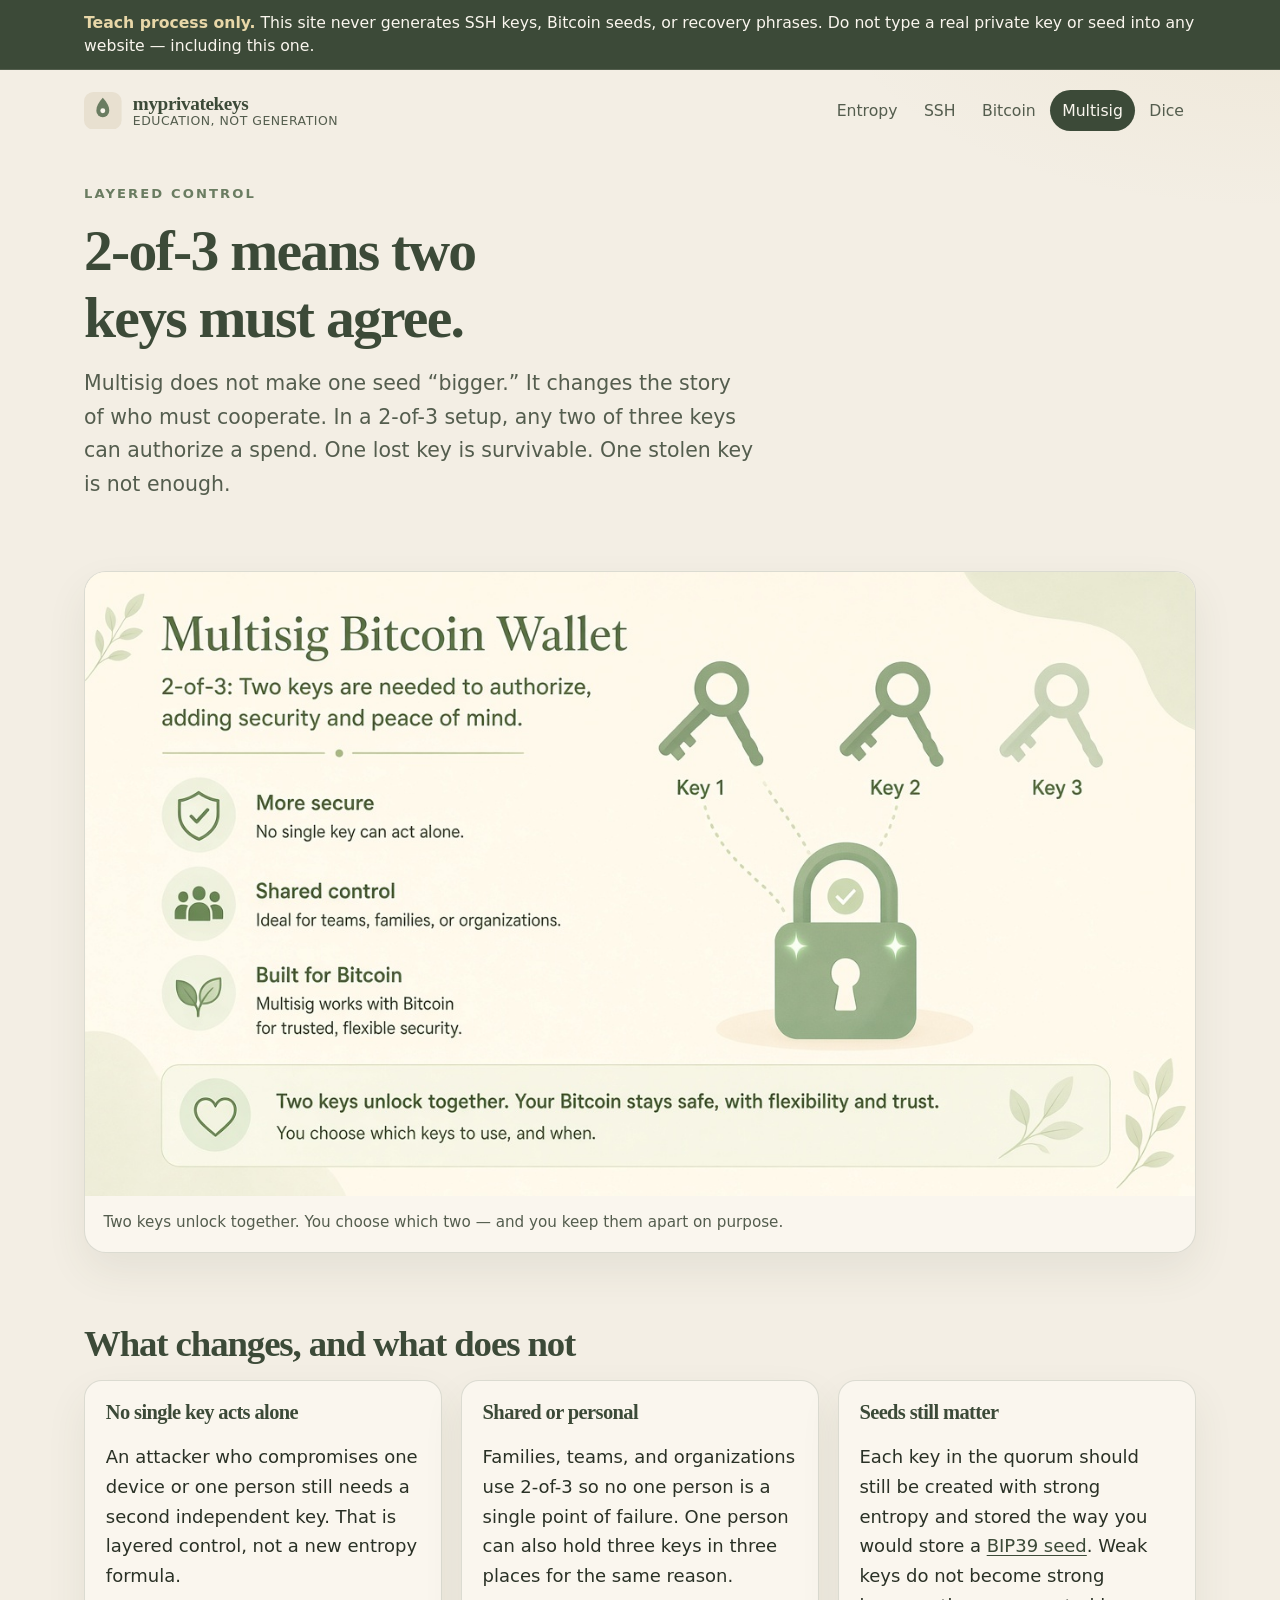
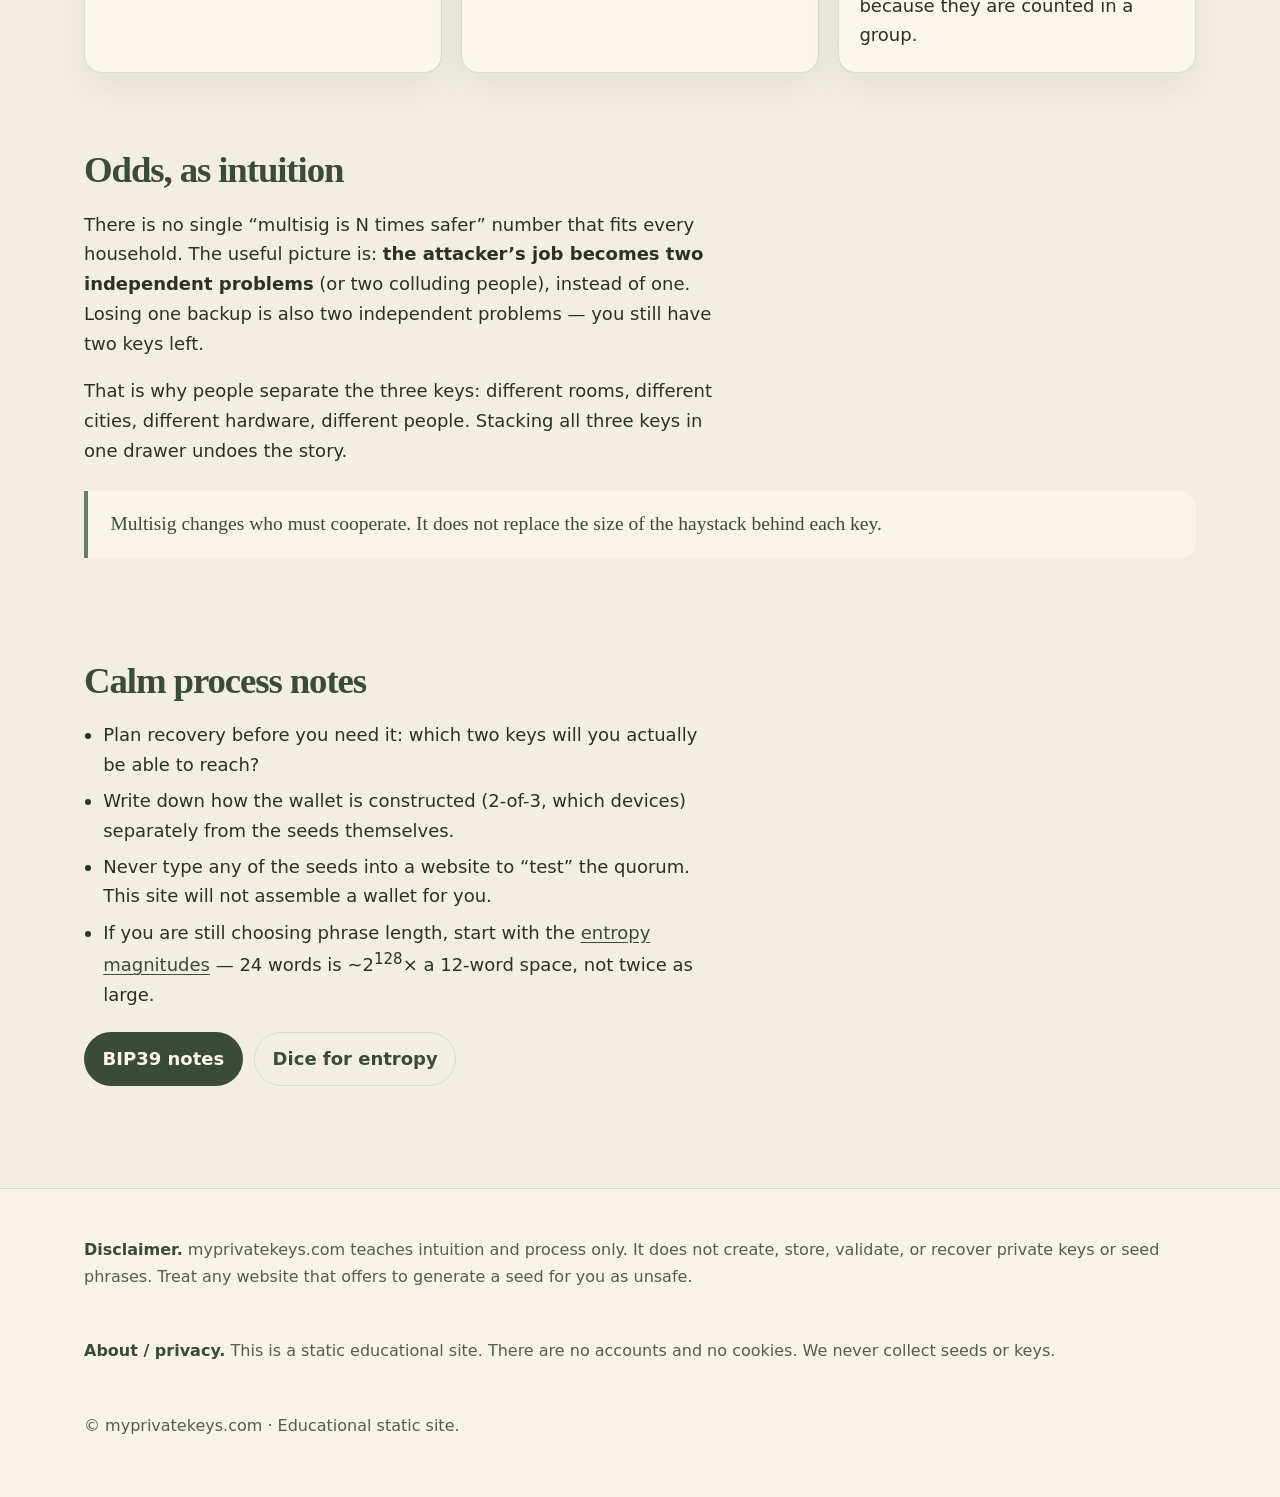
<file: multisig.html>
<!DOCTYPE html>
<html lang="en">
<head>
  <meta charset="utf-8">
  <meta name="viewport" content="width=device-width, initial-scale=1">
  <title>Bitcoin multisig 2-of-3 | myprivatekeys.com</title>
  <meta name="description" content="A calm explanation of 2-of-3 Bitcoin multisig: two keys must cooperate. Multisig layers control; it does not replace seed strength. No keys are generated here.">
  <link rel="canonical" href="https://myprivatekeys.com/multisig.html">
  <meta name="robots" content="index,follow">
  <meta property="og:title" content="Bitcoin multisig 2-of-3 | myprivatekeys.com">
  <meta property="og:description" content="Two of three keys unlock together. Multisig changes who must cooperate; it does not replace entropy.">
  <meta property="og:type" content="article">
  <meta property="og:url" content="https://myprivatekeys.com/multisig.html">
  <meta property="og:image" content="https://myprivatekeys.com/assets/multisig-2of3.png">
  <meta property="og:site_name" content="myprivatekeys.com">
  <meta name="twitter:card" content="summary_large_image">
  <meta name="theme-color" content="#f3eee4">
  <link rel="icon" href="favicon.svg" type="image/svg+xml">
  <link rel="stylesheet" href="css/styles.css">
  <script type="application/ld+json">
  {
    "@context": "https://schema.org",
    "@type": "WebPage",
    "name": "Bitcoin multisig 2-of-3",
    "url": "https://myprivatekeys.com/multisig.html",
    "isPartOf": {
      "@type": "WebSite",
      "name": "myprivatekeys.com",
      "url": "https://myprivatekeys.com/"
    }
  }
  </script>
</head>
<body>
  <a class="skip-link" href="#main">Skip to content</a>
  <div class="site-disclaimer" role="note">
    <p><strong>Teach process only.</strong> This site never generates SSH keys, Bitcoin seeds, or recovery phrases. Do not type a real private key or seed into any website — including this one.</p>
  </div>
  <header class="site-header">
    <a class="brand" href="index.html">
      <svg class="brand-mark" viewBox="0 0 64 64" aria-hidden="true">
        <rect width="64" height="64" rx="16" fill="#e8e0d0"/>
        <path d="M32 10c7 8 11 14 11 22a11 11 0 1 1-22 0c0-8 4-14 11-22z" fill="#6a7c61"/>
        <circle cx="32" cy="32" r="4.2" fill="#faf6ee"/>
      </svg>
      <span class="brand-text">
        <span class="brand-name">myprivatekeys</span>
        <span class="brand-tag">Education, not generation</span>
      </span>
    </a>
    <button class="nav-toggle" type="button" aria-expanded="false" aria-controls="site-nav">Menu</button>
    <nav class="site-nav" id="site-nav" aria-label="Primary">
      <a href="index.html">Entropy</a>
      <a href="ssh.html">SSH</a>
      <a href="bitcoin.html">Bitcoin</a>
      <a href="multisig.html" aria-current="page">Multisig</a>
      <a href="dice.html">Dice</a>
    </nav>
  </header>

  <main id="main">
    <div class="wrap">
      <section class="hero">
        <p class="kicker">Layered control</p>
        <h1>2-of-3 means two keys must agree.</h1>
        <p class="lede">Multisig does not make one seed “bigger.” It changes the story of who must cooperate. In a 2-of-3 setup, any two of three keys can authorize a spend. One lost key is survivable. One stolen key is not enough.</p>
      </section>

      <figure class="figure">
        <img src="assets/multisig-2of3.png" width="1600" height="900" alt="Illustration of a 2-of-3 multisig Bitcoin wallet: three keys, two of which are needed to open a lock.">
        <figcaption>Two keys unlock together. You choose which two — and you keep them apart on purpose.</figcaption>
      </figure>

      <section class="section">
        <h2>What changes, and what does not</h2>
        <div class="grid grid-3">
          <article class="card">
            <h3>No single key acts alone</h3>
            <p>An attacker who compromises one device or one person still needs a second independent key. That is layered control, not a new entropy formula.</p>
          </article>
          <article class="card">
            <h3>Shared or personal</h3>
            <p>Families, teams, and organizations use 2-of-3 so no one person is a single point of failure. One person can also hold three keys in three places for the same reason.</p>
          </article>
          <article class="card">
            <h3>Seeds still matter</h3>
            <p>Each key in the quorum should still be created with strong entropy and stored the way you would store a <a href="bitcoin.html">BIP39 seed</a>. Weak keys do not become strong because they are counted in a group.</p>
          </article>
        </div>
      </section>

      <section class="section">
        <h2>Odds, as intuition</h2>
        <div class="prose">
          <p>There is no single “multisig is N times safer” number that fits every household. The useful picture is: <strong>the attacker’s job becomes two independent problems</strong> (or two colluding people), instead of one. Losing one backup is also two independent problems — you still have two keys left.</p>
          <p>That is why people separate the three keys: different rooms, different cities, different hardware, different people. Stacking all three keys in one drawer undoes the story.</p>
        </div>
        <blockquote class="pull">Multisig changes who must cooperate. It does not replace the size of the haystack behind each key.</blockquote>
      </section>

      <section class="section">
        <h2>Calm process notes</h2>
        <div class="prose">
          <ul>
            <li>Plan recovery before you need it: which two keys will you actually be able to reach?</li>
            <li>Write down how the wallet is constructed (2-of-3, which devices) separately from the seeds themselves.</li>
            <li>Never type any of the seeds into a website to “test” the quorum. This site will not assemble a wallet for you.</li>
            <li>If you are still choosing phrase length, start with the <a href="index.html">entropy magnitudes</a> — 24 words is ~2<sup>128</sup>× a 12-word space, not twice as large.</li>
          </ul>
        </div>
        <div class="actions">
          <a class="btn btn-primary" href="bitcoin.html">BIP39 notes</a>
          <a class="btn btn-ghost" href="dice.html">Dice for entropy</a>
        </div>
      </section>
    </div>
  </main>

  <footer class="site-footer">
    <div class="wrap">
      <p><strong>Disclaimer.</strong> myprivatekeys.com teaches intuition and process only. It does not create, store, validate, or recover private keys or seed phrases. Treat any website that offers to generate a seed for you as unsafe.</p>
      <p><strong>About / privacy.</strong> This is a static educational site. There are no accounts and no cookies. We never collect seeds or keys.</p>
      <p>© myprivatekeys.com · Educational static site.</p>
    </div>
  </footer>
  <script src="js/nav.js"></script>
</body>
</html>
</file>
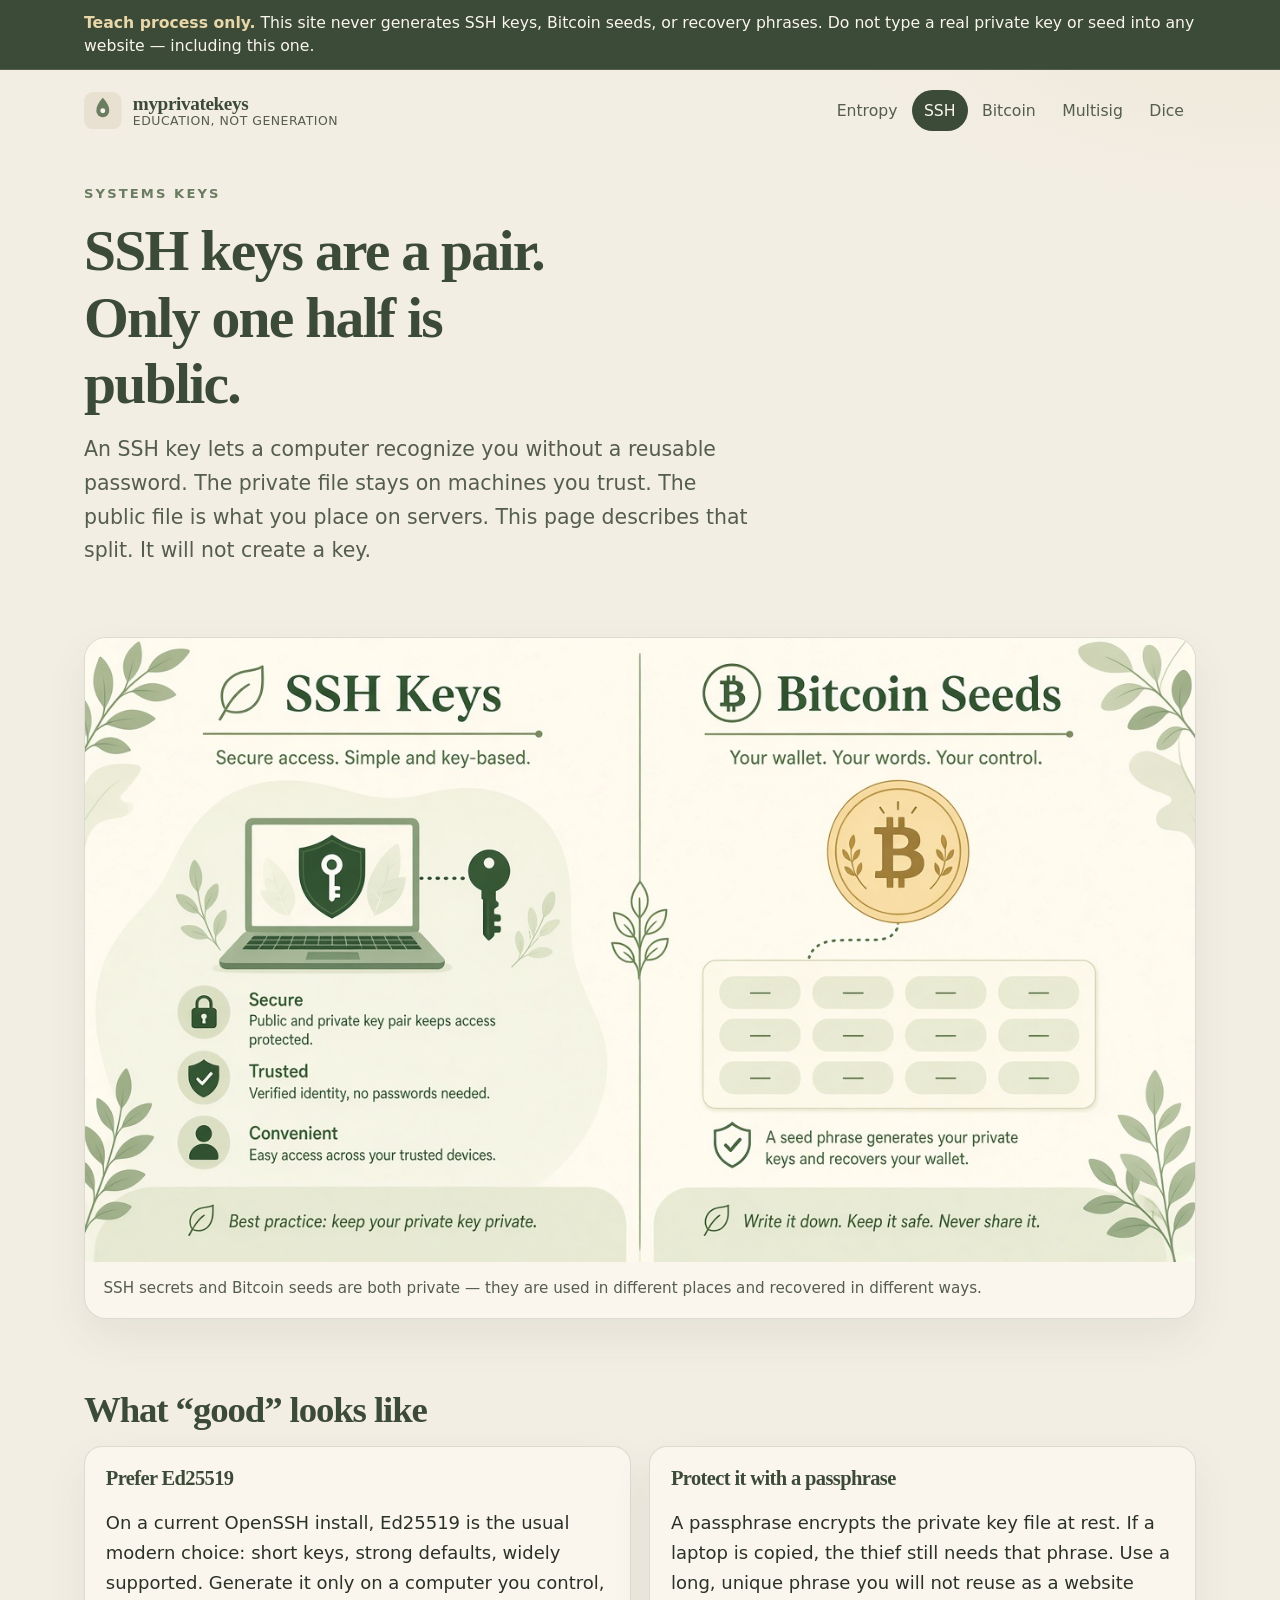
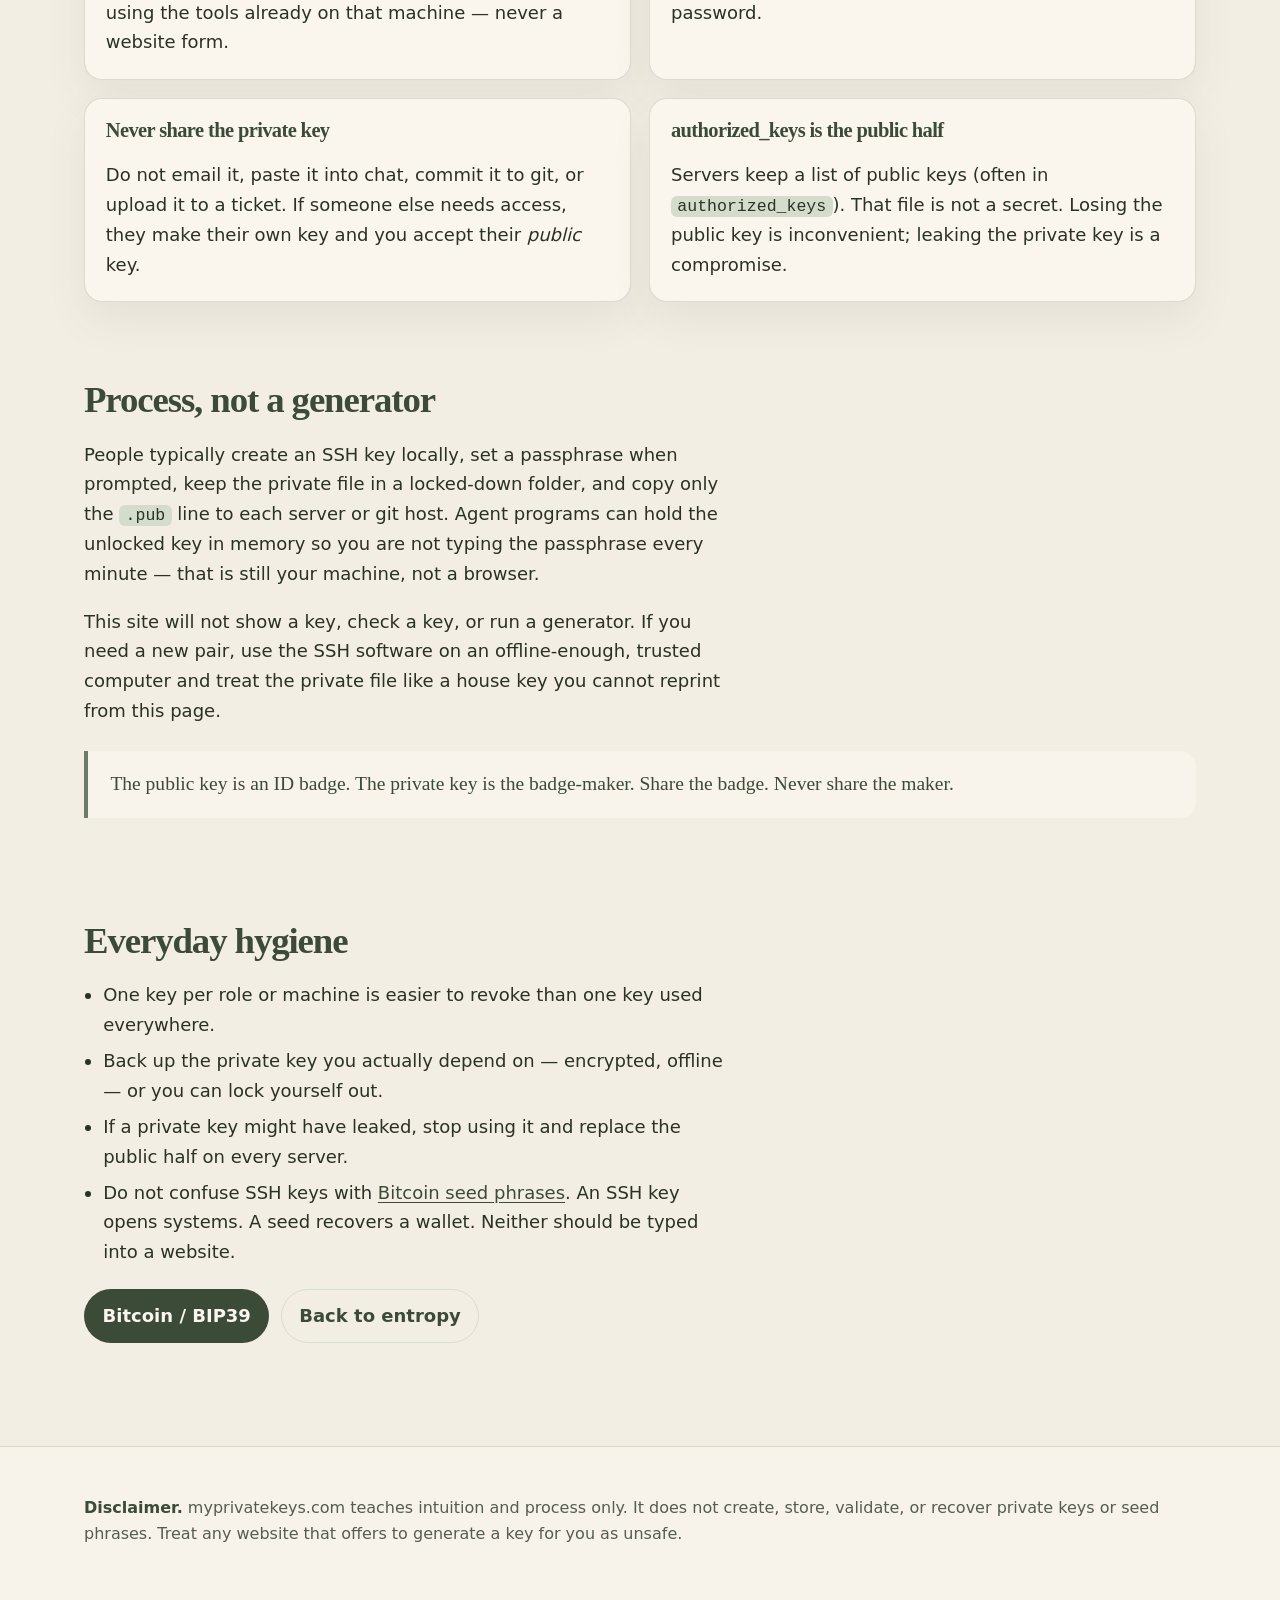
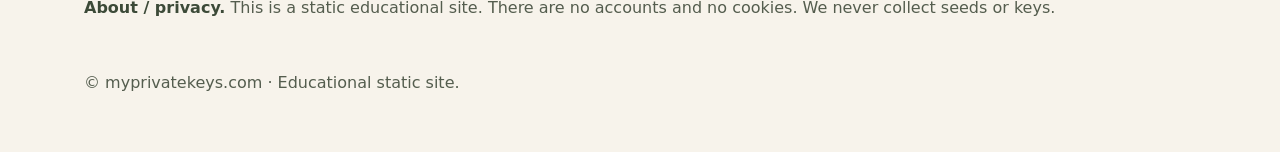
<file: ssh.html>
<!DOCTYPE html>
<html lang="en">
<head>
  <meta charset="utf-8">
  <meta name="viewport" content="width=device-width, initial-scale=1">
  <title>SSH &amp; systems private keys | myprivatekeys.com</title>
  <meta name="description" content="Educational notes on SSH keys: Ed25519, passphrases, authorized_keys, and never sharing the private key. This site does not generate keys.">
  <link rel="canonical" href="https://myprivatekeys.com/ssh.html">
  <meta name="robots" content="index,follow">
  <meta property="og:title" content="SSH &amp; systems private keys | myprivatekeys.com">
  <meta property="og:description" content="Ed25519 practices, passphrases, and why the private key never leaves your machine. Process only — no key generation.">
  <meta property="og:type" content="article">
  <meta property="og:url" content="https://myprivatekeys.com/ssh.html">
  <meta property="og:image" content="https://myprivatekeys.com/assets/ssh-vs-bitcoin.png">
  <meta property="og:site_name" content="myprivatekeys.com">
  <meta name="twitter:card" content="summary_large_image">
  <meta name="theme-color" content="#f3eee4">
  <link rel="icon" href="favicon.svg" type="image/svg+xml">
  <link rel="stylesheet" href="css/styles.css">
  <script type="application/ld+json">
  {
    "@context": "https://schema.org",
    "@type": "WebPage",
    "name": "SSH & systems private keys",
    "url": "https://myprivatekeys.com/ssh.html",
    "isPartOf": {
      "@type": "WebSite",
      "name": "myprivatekeys.com",
      "url": "https://myprivatekeys.com/"
    }
  }
  </script>
</head>
<body>
  <a class="skip-link" href="#main">Skip to content</a>
  <div class="site-disclaimer" role="note">
    <p><strong>Teach process only.</strong> This site never generates SSH keys, Bitcoin seeds, or recovery phrases. Do not type a real private key or seed into any website — including this one.</p>
  </div>
  <header class="site-header">
    <a class="brand" href="index.html">
      <svg class="brand-mark" viewBox="0 0 64 64" aria-hidden="true">
        <rect width="64" height="64" rx="16" fill="#e8e0d0"/>
        <path d="M32 10c7 8 11 14 11 22a11 11 0 1 1-22 0c0-8 4-14 11-22z" fill="#6a7c61"/>
        <circle cx="32" cy="32" r="4.2" fill="#faf6ee"/>
      </svg>
      <span class="brand-text">
        <span class="brand-name">myprivatekeys</span>
        <span class="brand-tag">Education, not generation</span>
      </span>
    </a>
    <button class="nav-toggle" type="button" aria-expanded="false" aria-controls="site-nav">Menu</button>
    <nav class="site-nav" id="site-nav" aria-label="Primary">
      <a href="index.html">Entropy</a>
      <a href="ssh.html" aria-current="page">SSH</a>
      <a href="bitcoin.html">Bitcoin</a>
      <a href="multisig.html">Multisig</a>
      <a href="dice.html">Dice</a>
    </nav>
  </header>

  <main id="main">
    <div class="wrap">
      <section class="hero">
        <p class="kicker">Systems keys</p>
        <h1>SSH keys are a pair. Only one half is public.</h1>
        <p class="lede">An SSH key lets a computer recognize you without a reusable password. The private file stays on machines you trust. The public file is what you place on servers. This page describes that split. It will not create a key.</p>
      </section>

      <figure class="figure">
        <img src="assets/ssh-vs-bitcoin.png" width="1600" height="900" alt="Side-by-side illustration contrasting SSH key pairs with Bitcoin seed phrases.">
        <figcaption>SSH secrets and Bitcoin seeds are both private — they are used in different places and recovered in different ways.</figcaption>
      </figure>

      <section class="section">
        <h2>What “good” looks like</h2>
        <div class="grid grid-2">
          <article class="card">
            <h3>Prefer Ed25519</h3>
            <p>On a current OpenSSH install, Ed25519 is the usual modern choice: short keys, strong defaults, widely supported. Generate it only on a computer you control, using the tools already on that machine — never a website form.</p>
          </article>
          <article class="card">
            <h3>Protect it with a passphrase</h3>
            <p>A passphrase encrypts the private key file at rest. If a laptop is copied, the thief still needs that phrase. Use a long, unique phrase you will not reuse as a website password.</p>
          </article>
          <article class="card">
            <h3>Never share the private key</h3>
            <p>Do not email it, paste it into chat, commit it to git, or upload it to a ticket. If someone else needs access, they make their own key and you accept their <em>public</em> key.</p>
          </article>
          <article class="card">
            <h3>authorized_keys is the public half</h3>
            <p>Servers keep a list of public keys (often in <code>authorized_keys</code>). That file is not a secret. Losing the public key is inconvenient; leaking the private key is a compromise.</p>
          </article>
        </div>
      </section>

      <section class="section">
        <h2>Process, not a generator</h2>
        <div class="prose">
          <p>People typically create an SSH key locally, set a passphrase when prompted, keep the private file in a locked-down folder, and copy only the <code>.pub</code> line to each server or git host. Agent programs can hold the unlocked key in memory so you are not typing the passphrase every minute — that is still your machine, not a browser.</p>
          <p>This site will not show a key, check a key, or run a generator. If you need a new pair, use the SSH software on an offline-enough, trusted computer and treat the private file like a house key you cannot reprint from this page.</p>
        </div>
        <blockquote class="pull">The public key is an ID badge. The private key is the badge-maker. Share the badge. Never share the maker.</blockquote>
      </section>

      <section class="section">
        <h2>Everyday hygiene</h2>
        <div class="prose">
          <ul>
            <li>One key per role or machine is easier to revoke than one key used everywhere.</li>
            <li>Back up the private key you actually depend on — encrypted, offline — or you can lock yourself out.</li>
            <li>If a private key might have leaked, stop using it and replace the public half on every server.</li>
            <li>Do not confuse SSH keys with <a href="bitcoin.html">Bitcoin seed phrases</a>. An SSH key opens systems. A seed recovers a wallet. Neither should be typed into a website.</li>
          </ul>
        </div>
        <div class="actions">
          <a class="btn btn-primary" href="bitcoin.html">Bitcoin / BIP39</a>
          <a class="btn btn-ghost" href="index.html">Back to entropy</a>
        </div>
      </section>
    </div>
  </main>

  <footer class="site-footer">
    <div class="wrap">
      <p><strong>Disclaimer.</strong> myprivatekeys.com teaches intuition and process only. It does not create, store, validate, or recover private keys or seed phrases. Treat any website that offers to generate a key for you as unsafe.</p>
      <p><strong>About / privacy.</strong> This is a static educational site. There are no accounts and no cookies. We never collect seeds or keys.</p>
      <p>© myprivatekeys.com · Educational static site.</p>
    </div>
  </footer>
  <script src="js/nav.js"></script>
</body>
</html>
</file>
<file: css/styles.css>
/* myprivatekeys.com — sage / cream educational static site */

:root {
  --cream: #f3eee4;
  --cream-deep: #e6dece;
  --paper: #faf6ee;
  --ink: #2a3126;
  --ink-muted: #545d4e;
  --sage: #6a7c61;
  --sage-deep: #3c4a38;
  --sage-mid: #87987b;
  --sage-pale: #d4ddcc;
  --leaf: #7c8e70;
  --gold: #b0893a;
  --gold-soft: #e8d7a8;
  --warn-bg: #f4ead0;
  --warn-ink: #4f4118;
  --line: rgba(60, 74, 56, 0.16);
  --shadow: 0 18px 40px rgba(60, 74, 56, 0.08);
  --radius: 22px;
  --max: 72rem;
  --prose: 40rem;
  --font-serif: Georgia, ui-serif, "Iowan Old Style", "Palatino Linotype", Palatino, serif;
  --font-sans: system-ui, -apple-system, "Segoe UI", "Helvetica Neue", sans-serif;
}

*,
*::before,
*::after {
  box-sizing: border-box;
}

html {
  scroll-behavior: smooth;
}

body {
  margin: 0;
  color: var(--ink);
  background:
    radial-gradient(1200px 500px at 8% -10%, rgba(125, 143, 114, 0.12), transparent 55%),
    radial-gradient(900px 420px at 100% 0%, rgba(184, 154, 78, 0.08), transparent 50%),
    var(--cream);
  font-family: var(--font-sans);
  font-size: 1.125rem;
  line-height: 1.65;
  min-height: 100vh;
}

img {
  max-width: 100%;
  height: auto;
  display: block;
}

a {
  color: var(--sage-deep);
  text-underline-offset: 0.18em;
}

a:hover {
  color: var(--sage);
}

code {
  font-size: 0.92em;
  background: var(--sage-pale);
  padding: 0.08em 0.38em;
  border-radius: 6px;
}

:focus-visible {
  outline: 3px solid var(--gold);
  outline-offset: 3px;
}

.skip-link {
  position: absolute;
  left: 1rem;
  top: -4rem;
  z-index: 80;
  background: var(--sage-deep);
  color: var(--paper);
  padding: 0.6rem 1rem;
  border-radius: 8px;
}

.skip-link:focus {
  top: 1rem;
}

/* Disclaimer */

.site-disclaimer {
  position: sticky;
  top: 0;
  z-index: 40;
  background: var(--sage-deep);
  color: var(--paper);
  border-bottom: 1px solid rgba(250, 246, 238, 0.12);
}

.site-disclaimer p {
  margin: 0 auto;
  max-width: var(--max);
  padding: 0.75rem 1.25rem;
  font-size: 0.98rem;
  line-height: 1.45;
}

.site-disclaimer strong {
  font-weight: 700;
  color: var(--gold-soft);
}

/* Header */

.site-header {
  max-width: var(--max);
  margin: 0 auto;
  padding: 1.25rem 1.25rem 0.5rem;
  display: flex;
  align-items: center;
  justify-content: space-between;
  gap: 1.5rem;
}

.brand {
  display: flex;
  align-items: center;
  gap: 0.7rem;
  text-decoration: none;
  color: var(--sage-deep);
}

.brand-mark {
  width: 2.35rem;
  height: 2.35rem;
  flex-shrink: 0;
}

.brand-text {
  display: flex;
  flex-direction: column;
  line-height: 1.1;
}

.brand-name {
  font-family: var(--font-serif);
  font-size: 1.2rem;
  font-weight: 560;
  letter-spacing: -0.02em;
}

.brand-tag {
  font-size: 0.78rem;
  color: var(--ink-muted);
  letter-spacing: 0.04em;
  text-transform: uppercase;
}

.site-nav {
  display: flex;
  flex-wrap: wrap;
  gap: 0.15rem 0.15rem;
}

.site-nav a {
  text-decoration: none;
  color: var(--ink-muted);
  padding: 0.45rem 0.75rem;
  border-radius: 999px;
  font-size: 0.98rem;
}

.site-nav a:hover {
  background: var(--sage-pale);
  color: var(--sage-deep);
}

.site-nav a[aria-current="page"] {
  background: var(--sage-deep);
  color: var(--paper);
}

.nav-toggle {
  display: none;
  background: var(--paper);
  border: 1px solid var(--line);
  border-radius: 10px;
  padding: 0.45rem 0.7rem;
  font: inherit;
  color: var(--sage-deep);
  cursor: pointer;
}

/* Layout */

.wrap {
  max-width: var(--max);
  margin: 0 auto;
  padding: 0 1.25rem;
}

main {
  padding-bottom: 4rem;
}

.hero {
  padding: 2.4rem 0 1.2rem;
}

.kicker {
  display: inline-flex;
  align-items: center;
  gap: 0.45rem;
  color: var(--sage);
  font-size: 0.82rem;
  letter-spacing: 0.16em;
  text-transform: uppercase;
  font-weight: 600;
  margin: 0 0 0.85rem;
}

.hero h1,
.section h2,
.card h3,
.stat h3 {
  font-family: var(--font-serif);
  font-weight: 600;
  letter-spacing: -0.03em;
  line-height: 1.15;
  color: var(--sage-deep);
}

.hero h1 {
  font-size: clamp(2.2rem, 5vw, 3.6rem);
  max-width: 16ch;
  margin: 0 0 1rem;
}

.lede {
  font-size: 1.28rem;
  max-width: 42rem;
  color: var(--ink-muted);
  margin: 0 0 1.5rem;
}

.section {
  padding: 2.4rem 0;
}

.section h2 {
  font-size: clamp(1.7rem, 3vw, 2.3rem);
  margin: 0 0 0.9rem;
}

.prose {
  max-width: var(--prose);
}

.prose p,
.prose li {
  color: var(--ink);
}

.prose ul,
.prose ol {
  padding-left: 1.2rem;
}

.prose li + li {
  margin-top: 0.4rem;
}

.pull {
  margin: 1.6rem 0;
  padding: 1.2rem 1.4rem;
  border-left: 4px solid var(--sage);
  background: rgba(250, 246, 238, 0.8);
  border-radius: 0 16px 16px 0;
  font-family: var(--font-serif);
  font-size: 1.22rem;
  line-height: 1.45;
  color: var(--sage-deep);
}

.note {
  background: var(--paper);
  border: 1px solid var(--line);
  border-radius: 16px;
  padding: 1rem 1.15rem;
  font-size: 1rem;
  color: var(--ink-muted);
}

.note strong {
  color: var(--sage-deep);
}

.figure {
  margin: 1.6rem 0 2rem;
  background: var(--paper);
  border: 1px solid var(--line);
  border-radius: var(--radius);
  box-shadow: var(--shadow);
  overflow: hidden;
}

.figure img,
.figure svg {
  width: 100%;
  height: auto;
  background: #f7f3ea;
  object-fit: contain;
  object-position: center;
}

.zeros-decimal {
  font-family: ui-monospace, SFMono-Regular, Menlo, Monaco, Consolas, "Liberation Mono", monospace;
  font-size: clamp(1.2rem, 3.4vw, 1.85rem);
  line-height: 1.45;
  letter-spacing: 0.08em;
  overflow-wrap: anywhere;
  word-break: break-all;
  background: var(--paper);
  border: 1px solid var(--line);
  border-radius: 18px;
  padding: 1.15rem 1.25rem 1.3rem;
  box-shadow: var(--shadow);
  color: var(--sage-deep);
  margin: 0.85rem 0 0.55rem;
  max-width: 48rem;
}

.mt {
  margin-top: 1.25rem;
}

.figure figcaption {
  padding: 0.85rem 1.15rem 1.05rem;
  font-size: 0.95rem;
  color: var(--ink-muted);
}

.grid {
  display: grid;
  gap: 1.15rem;
}

.grid-2 {
  grid-template-columns: repeat(2, minmax(0, 1fr));
}

.grid-3 {
  grid-template-columns: repeat(3, minmax(0, 1fr));
}

.card,
.stat {
  background: var(--paper);
  border: 1px solid var(--line);
  border-radius: 18px;
  padding: 1.25rem 1.3rem 1.35rem;
  box-shadow: var(--shadow);
}

.card h3,
.stat h3 {
  margin: 0 0 0.45rem;
  font-size: 1.28rem;
}

.card p:last-child,
.stat p:last-child {
  margin-bottom: 0;
}

.card a.card-link {
  display: inline-block;
  margin-top: 0.7rem;
  font-weight: 650;
  text-decoration: none;
  color: var(--sage);
}

.card a.card-link:hover {
  text-decoration: underline;
}

.stat .num {
  font-family: var(--font-serif);
  font-size: clamp(1.6rem, 3vw, 2rem);
  color: var(--sage-deep);
  margin: 0.15rem 0 0.5rem;
  letter-spacing: -0.02em;
}

.stat .sub {
  margin: 0;
  color: var(--ink-muted);
  font-size: 1rem;
}

.actions {
  display: flex;
  flex-wrap: wrap;
  gap: 0.7rem;
  margin: 1.4rem 0 0;
}

.btn {
  display: inline-flex;
  align-items: center;
  justify-content: center;
  padding: 0.7rem 1.1rem;
  border-radius: 999px;
  text-decoration: none;
  font-weight: 650;
  border: 1px solid transparent;
}

.btn-primary {
  background: var(--sage-deep);
  color: var(--paper);
}

.btn-primary:hover {
  background: var(--sage);
  color: var(--paper);
}

.btn-ghost {
  background: transparent;
  border-color: var(--sage-pale);
  color: var(--sage-deep);
}

.btn-ghost:hover {
  background: var(--sage-pale);
  color: var(--sage-deep);
}

.product {
  display: flex;
  flex-direction: column;
  gap: 0.4rem;
}

.product .vendor {
  font-size: 0.82rem;
  letter-spacing: 0.08em;
  text-transform: uppercase;
  color: var(--sage);
  font-weight: 650;
}

.muted {
  color: var(--ink-muted);
}

.tiny {
  font-size: 0.95rem;
}

hr.rule {
  border: 0;
  border-top: 1px solid var(--line);
  margin: 0.5rem 0 0;
}

.site-footer {
  border-top: 1px solid var(--line);
  background: rgba(250, 246, 238, 0.7);
  padding: 2rem 0 2.6rem;
  color: var(--ink-muted);
  font-size: 1rem;
}

.site-footer .wrap {
  display: grid;
  gap: 1rem;
}

.site-footer strong {
  color: var(--sage-deep);
}

.leaf-row {
  display: flex;
  justify-content: center;
  opacity: 0.55;
  margin: 0.5rem 0 0;
}

@media (max-width: 860px) {
  .grid-3,
  .grid-2 {
    grid-template-columns: 1fr;
  }

  .nav-toggle {
    display: inline-flex;
  }

  .site-nav {
    display: none;
    position: absolute;
    right: 1.25rem;
    top: 6.7rem;
    background: var(--paper);
    border: 1px solid var(--line);
    border-radius: 16px;
    padding: 0.6rem;
    flex-direction: column;
    min-width: 12rem;
    box-shadow: var(--shadow);
    z-index: 30;
  }

  body.nav-open .site-nav {
    display: flex;
  }

  .site-header {
    position: relative;
  }
}

@media (prefers-reduced-motion: reduce) {
  html {
    scroll-behavior: auto;
  }
}
</file>
